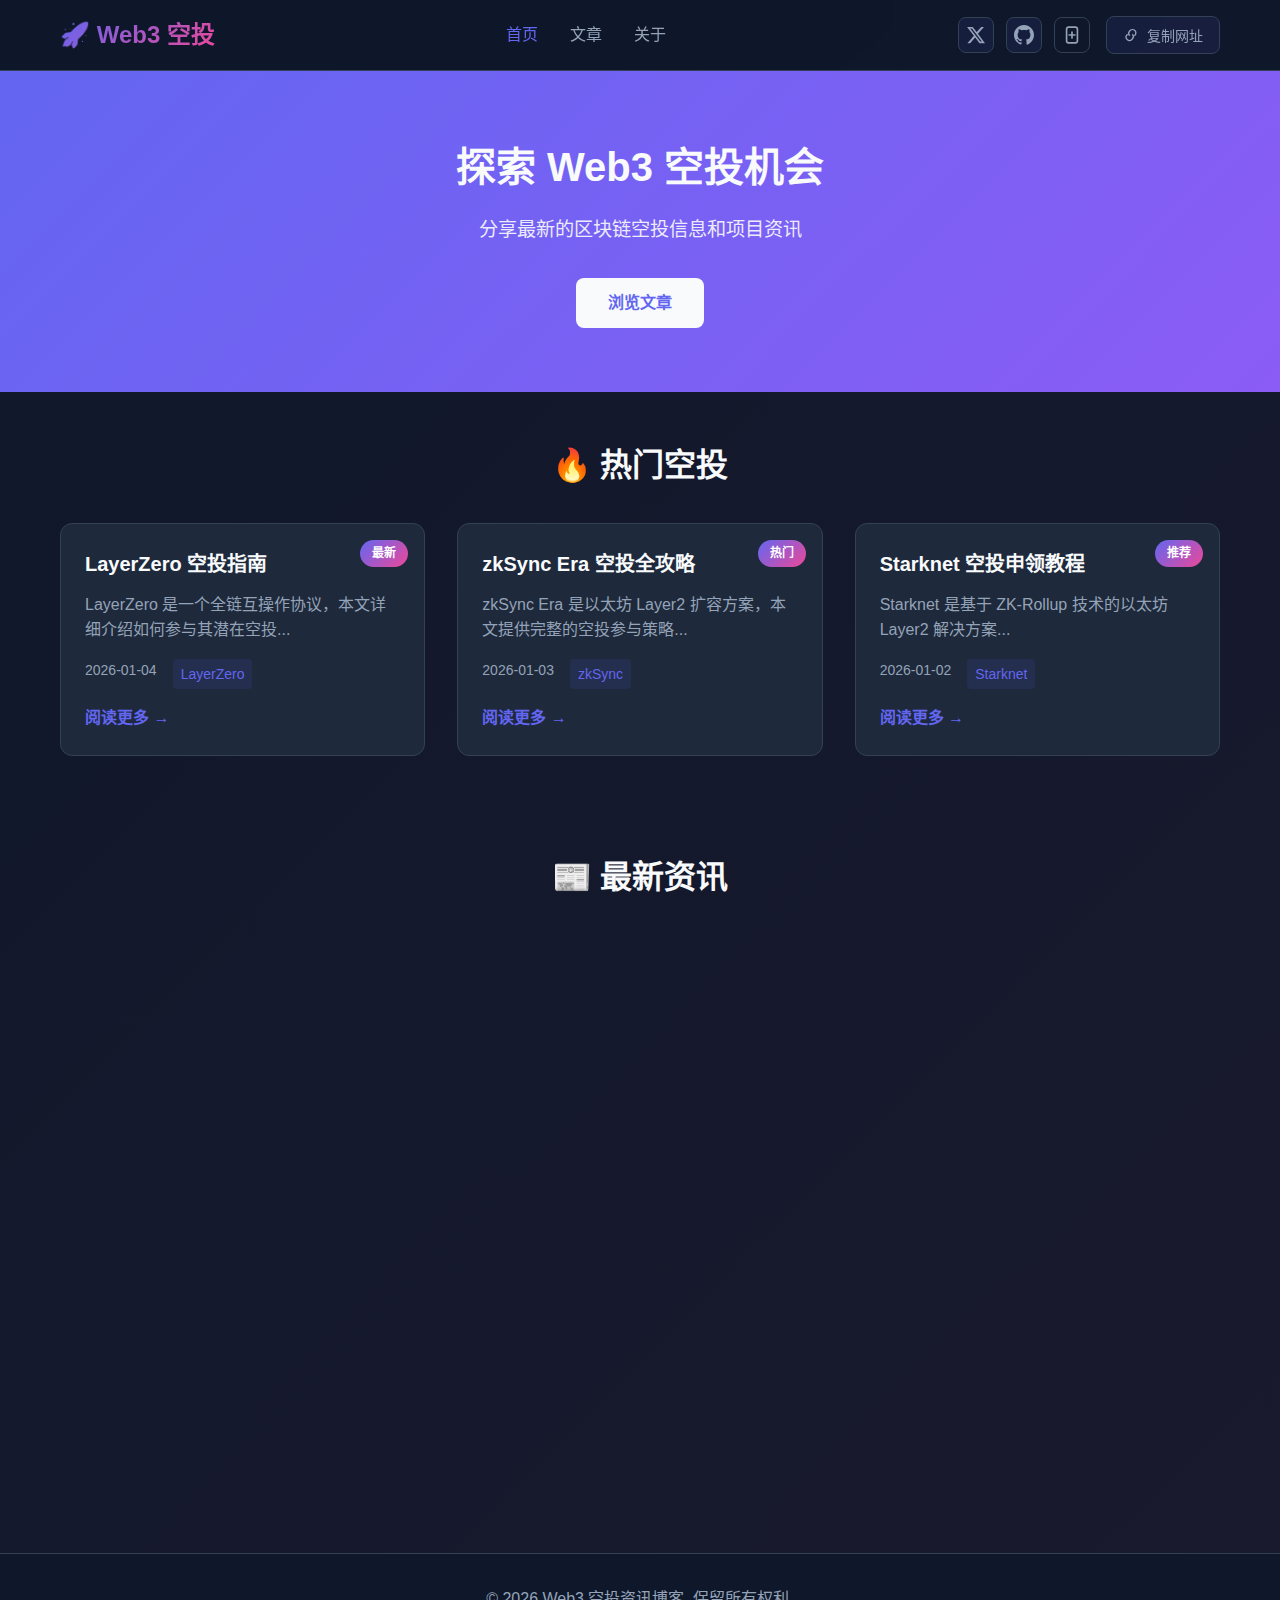
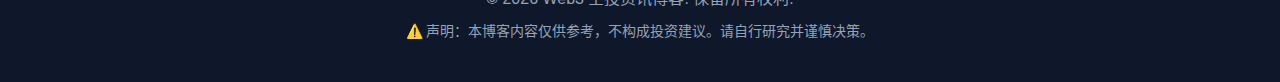
<file: index.html>
<!DOCTYPE html>
<html lang="zh-CN">
<head>
    <meta charset="UTF-8">
    <meta name="viewport" content="width=device-width, initial-scale=1.0">
    <meta name="description" content="Web3 空投资讯博客 - 分享最新的区块链空投机会和 Web3 项目资讯">
    <meta name="keywords" content="Web3, 空投, 区块链, Airdrop, 加密货币">
    <title>Web3 空投资讯博客</title>
    <link rel="stylesheet" href="styles.css">
</head>
<body>
    <!-- 导航栏 -->
    <nav class="navbar">
        <div class="container">
            <div class="nav-brand">
                <h1>🚀 Web3 空投</h1>
            </div>
            <ul class="nav-menu">
                <li><a href="index.html" class="active">首页</a></li>
                <li><a href="articles.html">文章</a></li>
                <li><a href="about.html">关于</a></li>
            </ul>
            <div class="social-bar">
                <div class="social-actions">
                    <a href="https://x.com/wuyingzhidao" target="_blank" class="social-link" title="关注 X">
                        <svg width="20" height="20" viewBox="0 0 24 24" aria-hidden="true" xmlns="http://www.w3.org/2000/svg">
                            <path d="M18.244 2.25h3.308l-7.227 8.26 8.502 11.24H16.17l-5.214-6.817L4.99 21.75H1.68l7.73-8.835L1.254 2.25H8.08l4.713 6.231zM17.083 19.77h1.833L7.084 4.126H5.117z" fill="currentColor"/>
                        </svg>
                    </a>
                    <a href="https://github.com/wuyingzhishang/web3-airdrop-blog" target="_blank" class="social-link" title="GitHub 仓库">
                        <svg width="20" height="20" viewBox="0 0 24 24" aria-hidden="true" xmlns="http://www.w3.org/2000/svg">
                            <path d="M12 0C5.37 0 0 5.37 0 12c0 5.3 3.44 9.8 8.21 11.39.6.11.82-.26.82-.58v-2.02c-3.34.73-4.03-1.41-4.03-1.41-.55-1.39-1.33-1.76-1.33-1.76-1.09-.75.08-.73.08-.73 1.2.08 1.84 1.24 1.84 1.24 1.07 1.83 2.81 1.3 3.49 1 .11-.78.42-1.3.76-1.6-2.66-.31-5.47-1.33-5.47-5.93 0-1.31.47-2.38 1.24-3.22-.12-.31-.54-1.53.12-3.18 0 0 1.01-.32 3.3 1.23.96-.27 1.98-.4 3-.41 1.02.01 2.05.14 3.01.41 2.29-1.55 3.3-1.23 3.3-1.23.65 1.65.24 2.87.12 3.18.77.84 1.23 1.91 1.23 3.22 0 4.61-2.81 5.62-5.49 5.92.43.37.82 1.1.82 2.22v3.29c0 .32.22.69.83.58C20.57 21.8 24 17.3 24 12 24 5.37 18.63 0 12 0z" fill="currentColor"/>
                        </svg>
                    </a>
                    <button id="addToHomeBtn" class="social-link add-to-home-btn" title="添加到主屏幕">
                        <svg width="20" height="20" viewBox="0 0 24 24" aria-hidden="true" xmlns="http://www.w3.org/2000/svg">
                            <path d="M8 1.5h8A3.5 3.5 0 0 1 19.5 5v14A3.5 3.5 0 0 1 16 22.5H8A3.5 3.5 0 0 1 4.5 19V5A3.5 3.5 0 0 1 8 1.5zm0 2A1.5 1.5 0 0 0 6.5 5v14A1.5 1.5 0 0 0 8 20.5h8A1.5 1.5 0 0 0 17.5 19V5A1.5 1.5 0 0 0 16 3.5H8z" fill="currentColor"/>
                            <path d="M12 7.5c.55 0 1 .45 1 1v2.5h2.5a1 1 0 1 1 0 2H13v2.5a1 1 0 1 1-2 0V13H8.5a1 1 0 1 1 0-2H11V8.5c0-.55.45-1 1-1z" fill="currentColor"/>
                        </svg>
                    </button>
                </div>
                <div class="share-center">
                    <button id="shareSiteBtn" class="share-btn" type="button" title="复制网址分享">
                        <svg width="16" height="16" viewBox="0 0 24 24" aria-hidden="true" xmlns="http://www.w3.org/2000/svg">
                            <path d="M10 13a5 5 0 0 1 0-7l.7-.7a5 5 0 0 1 7.1 7.1l-.7.7" fill="none" stroke="currentColor" stroke-width="2"/>
                            <path d="M14 11a5 5 0 0 1 0 7l-.7.7a5 5 0 0 1-7.1-7.1l.7-.7" fill="none" stroke="currentColor" stroke-width="2"/>
                        </svg>
                        复制网址
                    </button>
                </div>
            </div>
        </div>
    </nav>

    <!-- 头部横幅 -->
    <header class="hero">
        <div class="container">
            <h2 class="hero-title">探索 Web3 空投机会</h2>
            <p class="hero-subtitle">分享最新的区块链空投信息和项目资讯</p>
            <a href="articles.html" class="btn btn-primary">浏览文章</a>
        </div>
    </header>

    <!-- 特色文章 -->
    <section class="featured">
        <div class="container">
            <h2 class="section-title">🔥 热门空投</h2>
            <div class="article-grid">
                <article class="article-card">
                    <div class="article-badge">最新</div>
                    <h3 class="article-title">LayerZero 空投指南</h3>
                    <p class="article-excerpt">LayerZero 是一个全链互操作协议，本文详细介绍如何参与其潜在空投...</p>
                    <div class="article-meta">
                        <span class="article-date">2026-01-04</span>
                        <span class="article-tag">LayerZero</span>
                    </div>
                    <a href="article-layerzero.html" class="article-link">阅读更多 →</a>
                </article>

                <article class="article-card">
                    <div class="article-badge">热门</div>
                    <h3 class="article-title">zkSync Era 空投全攻略</h3>
                    <p class="article-excerpt">zkSync Era 是以太坊 Layer2 扩容方案，本文提供完整的空投参与策略...</p>
                    <div class="article-meta">
                        <span class="article-date">2026-01-03</span>
                        <span class="article-tag">zkSync</span>
                    </div>
                    <a href="article-zksync.html" class="article-link">阅读更多 →</a>
                </article>

                <article class="article-card">
                    <div class="article-badge">推荐</div>
                    <h3 class="article-title">Starknet 空投申领教程</h3>
                    <p class="article-excerpt">Starknet 是基于 ZK-Rollup 技术的以太坊 Layer2 解决方案...</p>
                    <div class="article-meta">
                        <span class="article-date">2026-01-02</span>
                        <span class="article-tag">Starknet</span>
                    </div>
                    <a href="article-starknet.html" class="article-link">阅读更多 →</a>
                </article>
            </div>
        </div>
    </section>

    <!-- 最新文章 -->
    <section class="latest">
        <div class="container">
            <h2 class="section-title">📰 最新资讯</h2>
            <div class="article-list">
                <article class="article-item">
                    <div class="article-item-content">
                        <h3 class="article-item-title">Base 链空投可能性分析</h3>
                        <p class="article-item-excerpt">Coinbase 推出的 Layer2 网络 Base 是否会有空投？本文深入分析...</p>
                        <div class="article-item-meta">
                            <span class="article-date">2026-01-01</span>
                            <span class="article-tag">Base</span>
                        </div>
                    </div>
                    <a href="article-base.html" class="article-item-link">阅读 →</a>
                </article>

                <article class="article-item">
                    <div class="article-item-content">
                        <h3 class="article-item-title">Arbitrum 生态空投项目汇总</h3>
                        <p class="article-item-excerpt">Arbitrum 生态中有哪些项目值得关注？本文整理了多个潜在空投机会...</p>
                        <div class="article-item-meta">
                            <span class="article-date">2025-12-31</span>
                            <span class="article-tag">Arbitrum</span>
                        </div>
                    </div>
                    <a href="article-arbitrum.html" class="article-item-link">阅读 →</a>
                </article>

                <article class="article-item">
                    <div class="article-item-content">
                        <h3 class="article-item-title">Optimism 空投回顾与展望</h3>
                        <p class="article-item-excerpt">回顾 Optimism 历史空投，展望未来可能的空投机会...</p>
                        <div class="article-item-meta">
                            <span class="article-date">2025-12-30</span>
                            <span class="article-tag">Optimism</span>
                        </div>
                    </div>
                    <a href="article-optimism.html" class="article-item-link">阅读 →</a>
                </article>
            </div>
        </div>
    </section>

    <!-- 页脚 -->
    <footer class="footer">
        <div class="container">
            <p>&copy; 2026 Web3 空投资讯博客. 保留所有权利.</p>
            <p class="footer-note">⚠️ 声明：本博客内容仅供参考，不构成投资建议。请自行研究并谨慎决策。</p>
        </div>
    </footer>

    <script src="script.js"></script>
</body>
</html>
</file>
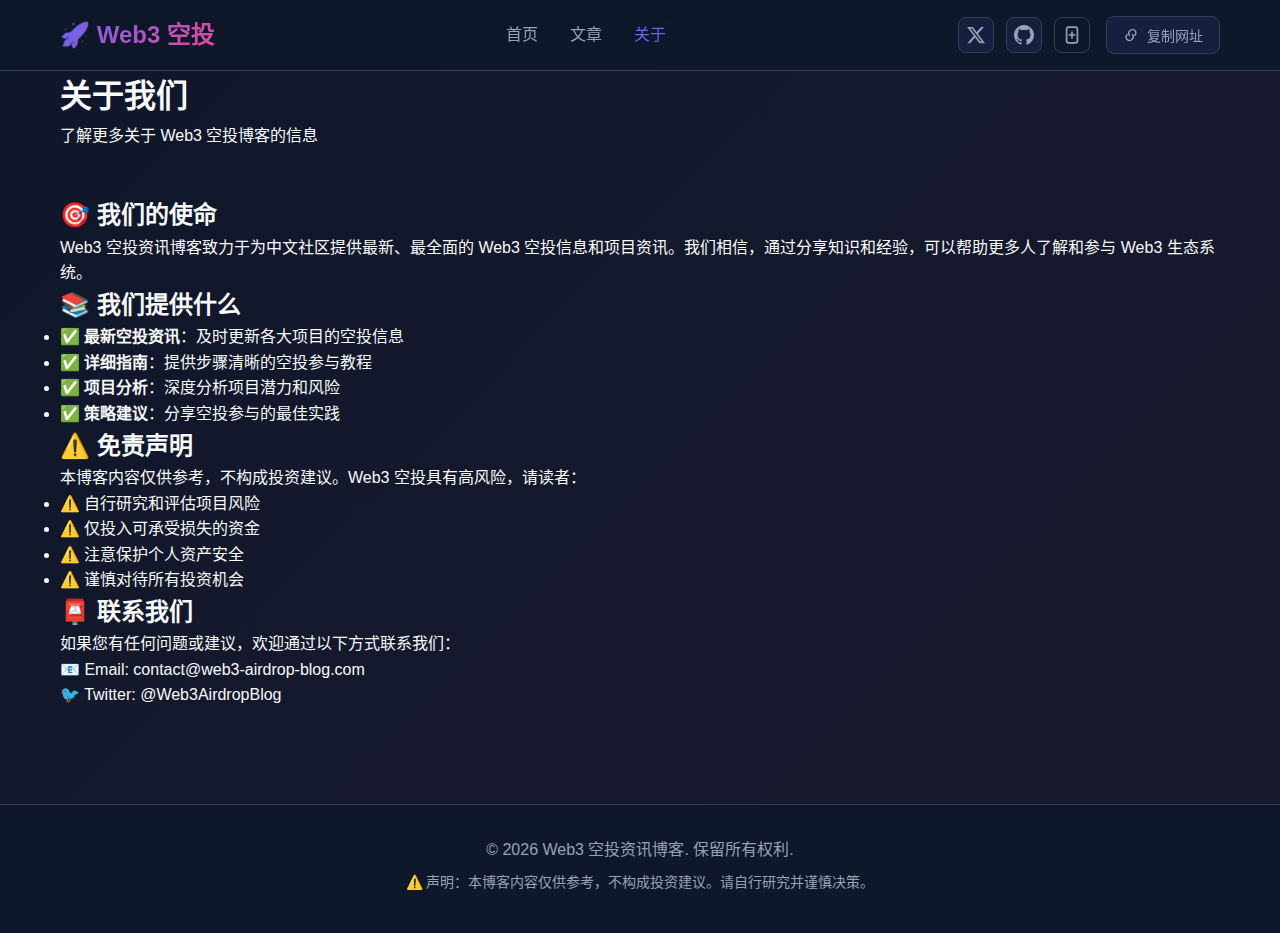
<file: about.html>
<!DOCTYPE html>
<html lang="zh-CN">
<head>
    <meta charset="UTF-8">
    <meta name="viewport" content="width=device-width, initial-scale=1.0">
    <meta name="description" content="关于 Web3 空投资讯博客">
    <title>关于我们 - Web3 空投</title>
    <link rel="stylesheet" href="styles.css">
</head>
<body>
    <!-- 导航栏 -->
    <nav class="navbar">
        <div class="container">
            <div class="nav-brand">
                <h1>🚀 Web3 空投</h1>
            </div>
            <ul class="nav-menu">
                <li><a href="index.html">首页</a></li>
                <li><a href="articles.html">文章</a></li>
                <li><a href="about.html" class="active">关于</a></li>
            </ul>
            <div class="social-bar">
                <div class="social-actions">
                    <a href="https://x.com/wuyingzhidao" target="_blank" class="social-link" title="关注 X">
                        <svg width="20" height="20" viewBox="0 0 24 24" aria-hidden="true" xmlns="http://www.w3.org/2000/svg">
                            <path d="M18.244 2.25h3.308l-7.227 8.26 8.502 11.24H16.17l-5.214-6.817L4.99 21.75H1.68l7.73-8.835L1.254 2.25H8.08l4.713 6.231zM17.083 19.77h1.833L7.084 4.126H5.117z" fill="currentColor"/>
                        </svg>
                    </a>
                    <a href="https://github.com/wuyingzhishang/wuyingzhishang.github.io" target="_blank" class="social-link" title="GitHub 仓库">
                        <svg width="20" height="20" viewBox="0 0 24 24" aria-hidden="true" xmlns="http://www.w3.org/2000/svg">
                            <path d="M12 0C5.37 0 0 5.37 0 12c0 5.3 3.44 9.8 8.21 11.39.6.11.82-.26.82-.58v-2.02c-3.34.73-4.03-1.41-4.03-1.41-.55-1.39-1.33-1.76-1.33-1.76-1.09-.75.08-.73.08-.73 1.2.08 1.84 1.24 1.84 1.24 1.07 1.83 2.81 1.3 3.49 1 .11-.78.42-1.3.76-1.6-2.66-.31-5.47-1.33-5.47-5.93 0-1.31.47-2.38 1.24-3.22-.12-.31-.54-1.53.12-3.18 0 0 1.01-.32 3.3 1.23.96-.27 1.98-.4 3-.41 1.02.01 2.05.14 3.01.41 2.29-1.55 3.3-1.23 3.3-1.23.65 1.65.24 2.87.12 3.18.77.84 1.23 1.91 1.23 3.22 0 4.61-2.81 5.62-5.49 5.92.43.37.82 1.1.82 2.22v3.29c0 .32.22.69.83.58C20.57 21.8 24 17.3 24 12 24 5.37 18.63 0 12 0z" fill="currentColor"/>
                        </svg>
                    </a>
                    <button id="addToHomeBtn" class="social-link add-to-home-btn" title="添加到主屏幕">
                        <svg width="20" height="20" viewBox="0 0 24 24" aria-hidden="true" xmlns="http://www.w3.org/2000/svg">
                            <path d="M8 1.5h8A3.5 3.5 0 0 1 19.5 5v14A3.5 3.5 0 0 1 16 22.5H8A3.5 3.5 0 0 1 4.5 19V5A3.5 3.5 0 0 1 8 1.5zm0 2A1.5 1.5 0 0 0 6.5 5v14A1.5 1.5 0 0 0 8 20.5h8A1.5 1.5 0 0 0 17.5 19V5A1.5 1.5 0 0 0 16 3.5H8z" fill="currentColor"/>
                            <path d="M12 7.5c.55 0 1 .45 1 1v2.5h2.5a1 1 0 1 1 0 2H13v2.5a1 1 0 1 1-2 0V13H8.5a1 1 0 1 1 0-2H11V8.5c0-.55.45-1 1-1z" fill="currentColor"/>
                        </svg>
                    </button>
                </div>
                <div class="share-center">
                    <button id="shareSiteBtn" class="share-btn" type="button" title="复制网址分享">
                        <svg width="16" height="16" viewBox="0 0 24 24" aria-hidden="true" xmlns="http://www.w3.org/2000/svg">
                            <path d="M10 13a5 5 0 0 1 0-7l.7-.7a5 5 0 0 1 7.1 7.1l-.7.7" fill="none" stroke="currentColor" stroke-width="2"/>
                            <path d="M14 11a5 5 0 0 1 0 7l-.7.7a5 5 0 0 1-7.1-7.1l.7-.7" fill="none" stroke="currentColor" stroke-width="2"/>
                        </svg>
                        复制网址
                    </button>
                </div>
            </div>
        </div>
    </nav>

    <!-- 页面标题 -->
    <header class="page-header">
        <div class="container">
            <h1>关于我们</h1>
            <p>了解更多关于 Web3 空投博客的信息</p>
        </div>
    </header>

    <!-- 关于内容 -->
    <section class="about-section">
        <div class="container">
            <div class="about-content">
                <h2>🎯 我们的使命</h2>
                <p>Web3 空投资讯博客致力于为中文社区提供最新、最全面的 Web3 空投信息和项目资讯。我们相信，通过分享知识和经验，可以帮助更多人了解和参与 Web3 生态系统。</p>

                <h2>📚 我们提供什么</h2>
                <ul class="feature-list">
                    <li>✅ <strong>最新空投资讯</strong>：及时更新各大项目的空投信息</li>
                    <li>✅ <strong>详细指南</strong>：提供步骤清晰的空投参与教程</li>
                    <li>✅ <strong>项目分析</strong>：深度分析项目潜力和风险</li>
                    <li>✅ <strong>策略建议</strong>：分享空投参与的最佳实践</li>
                </ul>

                <h2>⚠️ 免责声明</h2>
                <p>本博客内容仅供参考，不构成投资建议。Web3 空投具有高风险，请读者：</p>
                <ul class="warning-list">
                    <li>⚠️ 自行研究和评估项目风险</li>
                    <li>⚠️ 仅投入可承受损失的资金</li>
                    <li>⚠️ 注意保护个人资产安全</li>
                    <li>⚠️ 谨慎对待所有投资机会</li>
                </ul>

                <h2>📮 联系我们</h2>
                <p>如果您有任何问题或建议，欢迎通过以下方式联系我们：</p>
                <p>📧 Email: contact@web3-airdrop-blog.com</p>
                <p>🐦 Twitter: @Web3AirdropBlog</p>
            </div>
        </div>
    </section>

    <!-- 页脚 -->
    <footer class="footer">
        <div class="container">
            <p>&copy; 2026 Web3 空投资讯博客. 保留所有权利.</p>
            <p class="footer-note">⚠️ 声明：本博客内容仅供参考，不构成投资建议。请自行研究并谨慎决策。</p>
        </div>
    </footer>

    <script src="script.js"></script>
</body>
</html>
</file>
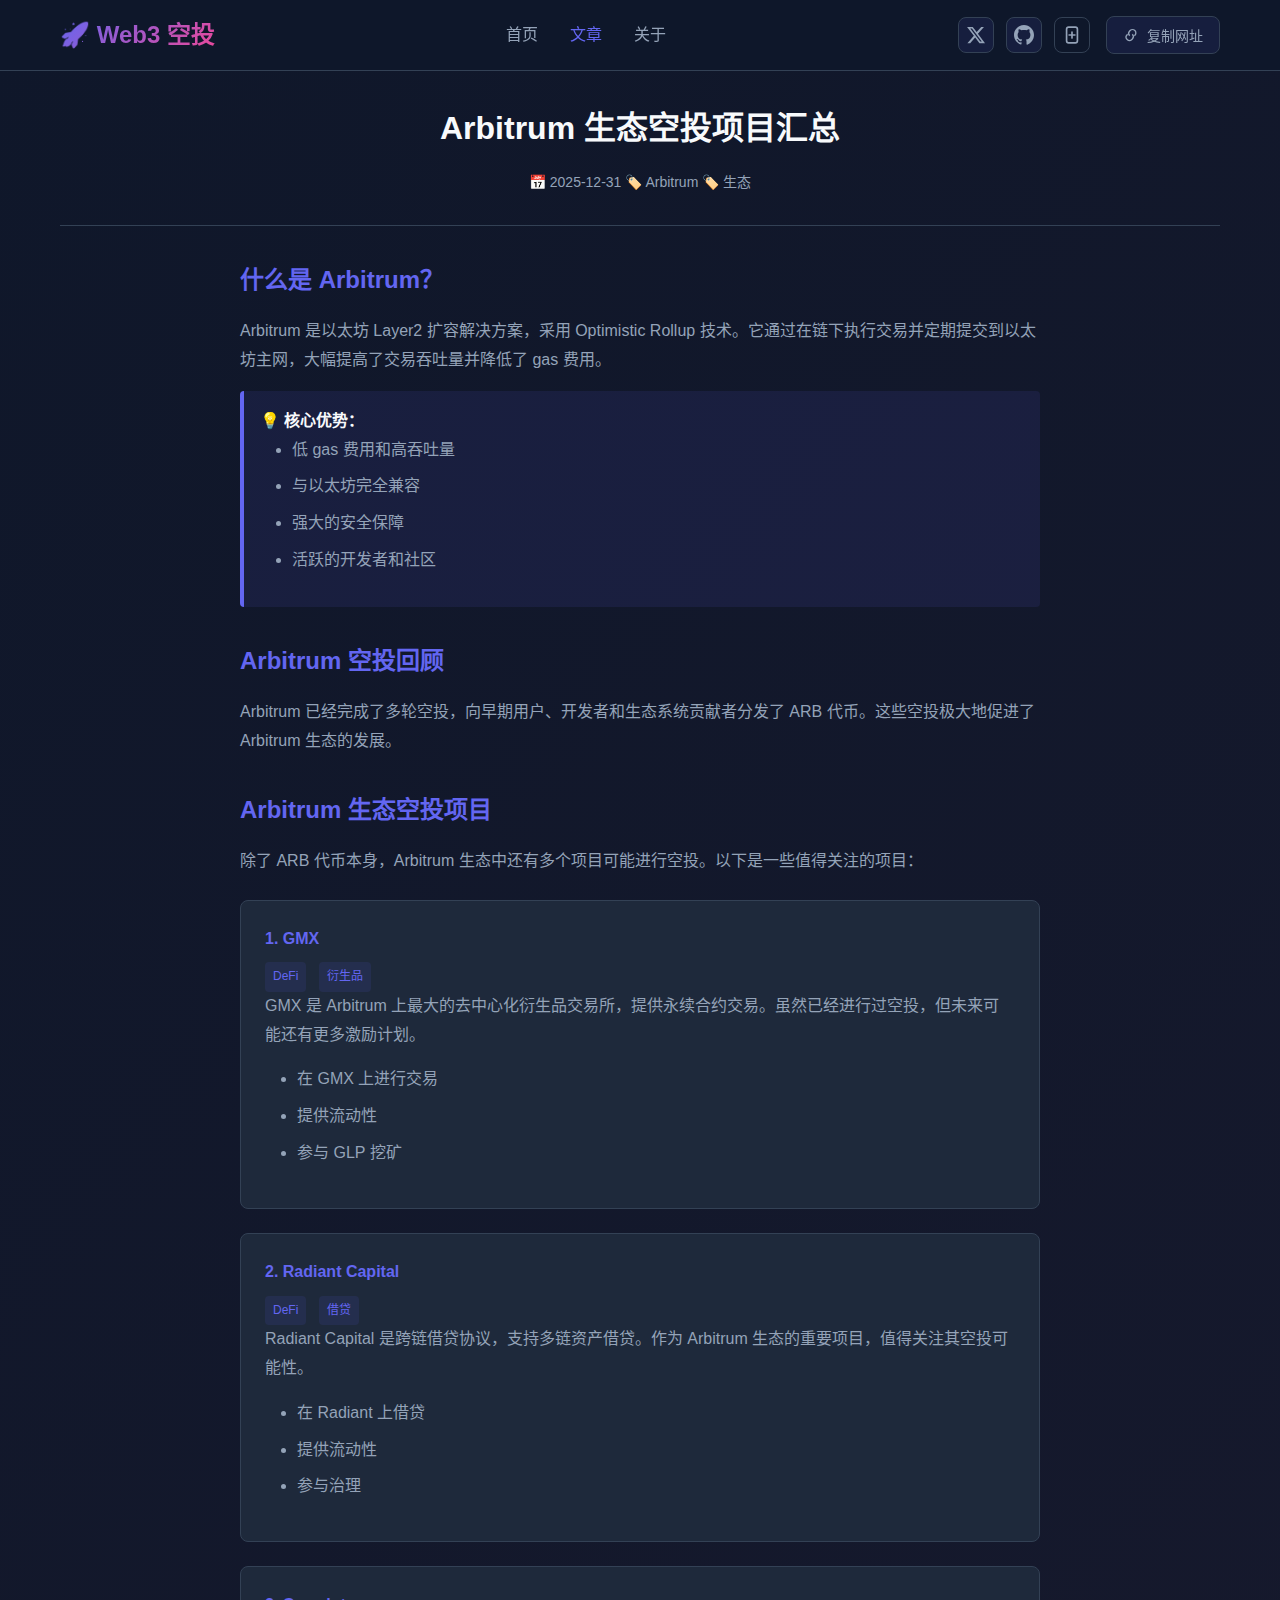
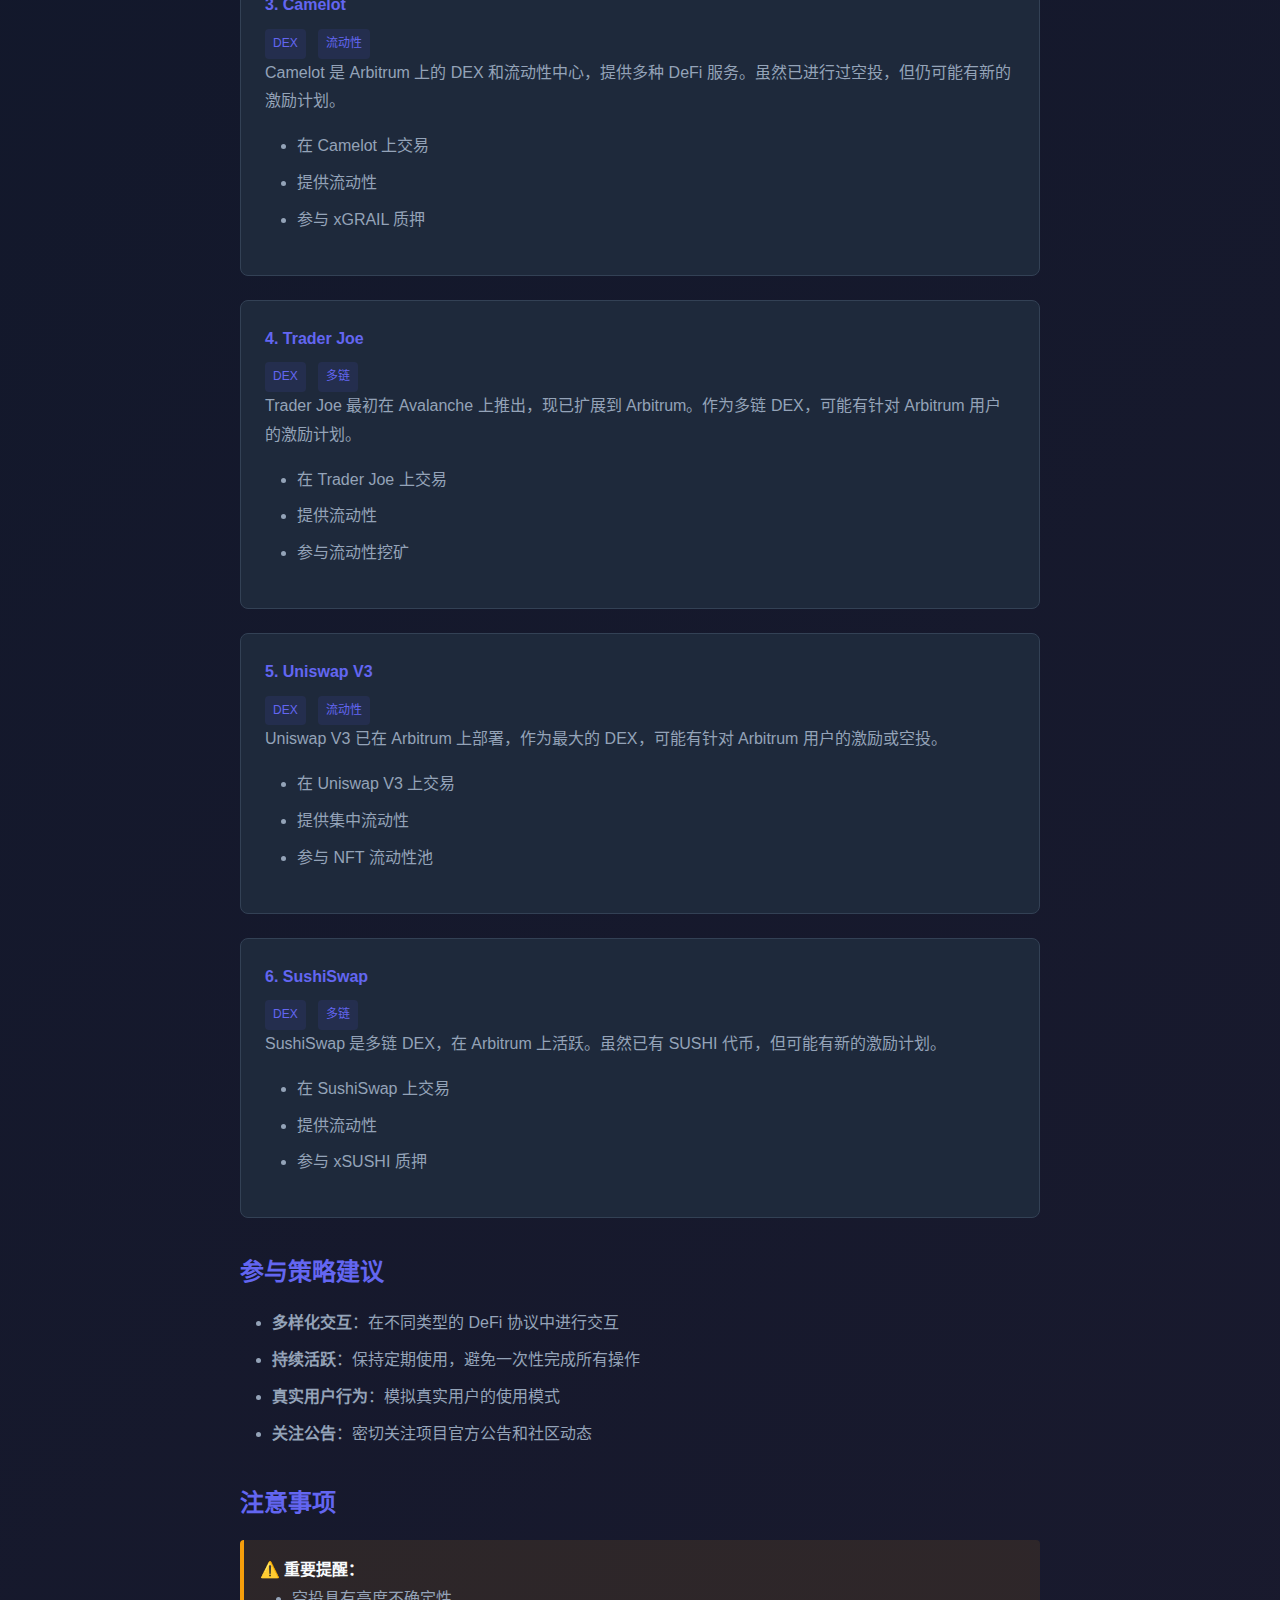
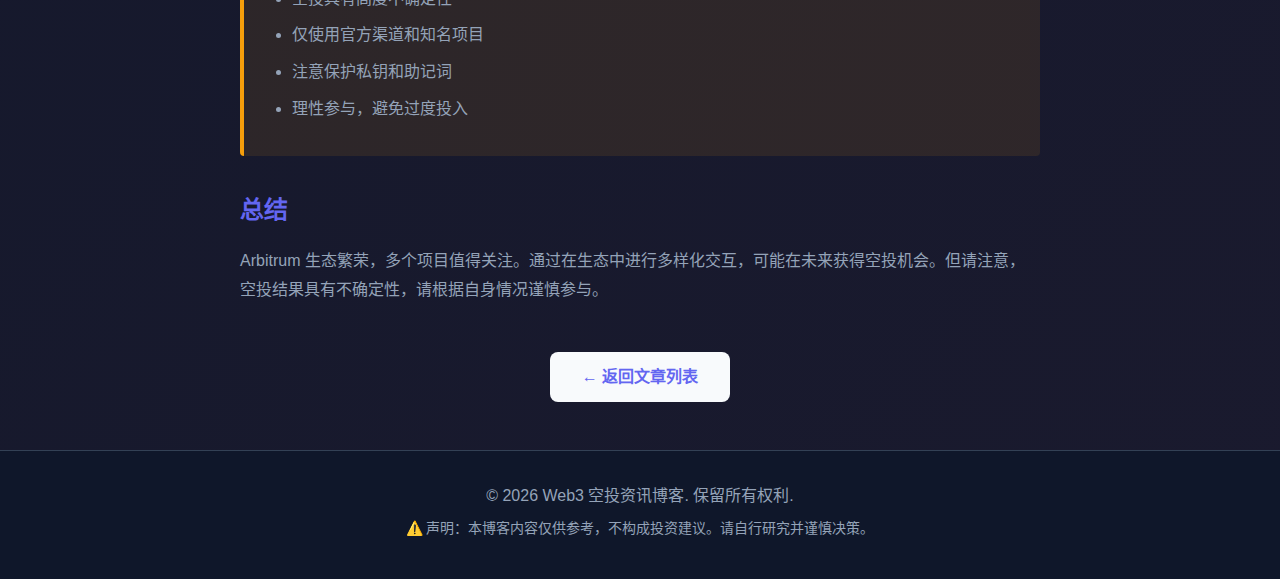
<file: article-arbitrum.html>
<!DOCTYPE html>
<html lang="zh-CN">
<head>
    <meta charset="UTF-8">
    <meta name="viewport" content="width=device-width, initial-scale=1.0">
    <meta name="description" content="Arbitrum 生态空投项目汇总 - 整理 Arbitrum 生态中的潜在空投机会">
    <title>Arbitrum 生态空投项目汇总 - Web3 空投</title>
    <link rel="stylesheet" href="styles.css">
    <style>
        .article-content {
            max-width: 800px;
            margin: 0 auto;
            line-height: 1.8;
        }
        
        .article-content h2 {
            margin-top: 2rem;
            margin-bottom: 1rem;
            color: var(--primary-color);
        }
        
        .article-content h3 {
            margin-top: 1.5rem;
            margin-bottom: 0.75rem;
            color: var(--text-primary);
        }
        
        .article-content p {
            margin-bottom: 1rem;
            color: var(--text-secondary);
        }
        
        .article-content ul {
            margin-bottom: 1rem;
            padding-left: 2rem;
            color: var(--text-secondary);
        }
        
        .article-content li {
            margin-bottom: 0.5rem;
        }
        
        .article-content .warning-box {
            background: rgba(245, 158, 11, 0.1);
            border-left: 4px solid var(--warning-color);
            padding: 1rem;
            margin: 1rem 0;
            border-radius: 4px;
        }
        
        .article-content .info-box {
            background: rgba(99, 102, 241, 0.1);
            border-left: 4px solid var(--primary-color);
            padding: 1rem;
            margin: 1rem 0;
            border-radius: 4px;
        }
        
        .project-card {
            background: var(--light-bg);
            border: 1px solid var(--border-color);
            border-radius: 8px;
            padding: 1.5rem;
            margin: 1.5rem 0;
        }
        
        .project-card h4 {
            color: var(--primary-color);
            margin-bottom: 0.5rem;
        }
        
        .project-card .project-tag {
            display: inline-block;
            background: rgba(99, 102, 241, 0.1);
            color: var(--primary-color);
            padding: 0.25rem 0.5rem;
            border-radius: 4px;
            font-size: 0.75rem;
            margin-right: 0.5rem;
        }
        
        .article-meta-header {
            text-align: center;
            padding: 2rem 0;
            border-bottom: 1px solid var(--border-color);
            margin-bottom: 2rem;
        }
        
        .article-meta-header h1 {
            font-size: 2rem;
            margin-bottom: 1rem;
        }
        
        .article-meta-header .meta {
            color: var(--text-secondary);
            font-size: 0.875rem;
        }
        
        .back-link {
            text-align: center;
            margin-top: 3rem;
        }
    </style>
</head>
<body>
    <!-- 导航栏 -->
    <nav class="navbar">
        <div class="container">
            <div class="nav-brand">
                <h1>🚀 Web3 空投</h1>
            </div>
            <ul class="nav-menu">
                <li><a href="index.html">首页</a></li>
                <li><a href="articles.html" class="active">文章</a></li>
                <li><a href="about.html">关于</a></li>
            </ul>
            <div class="social-bar">
                <div class="social-actions">
                    <a href="https://x.com/wuyingzhidao" target="_blank" class="social-link" title="关注 X">
                        <svg width="20" height="20" viewBox="0 0 24 24" aria-hidden="true" xmlns="http://www.w3.org/2000/svg">
                            <path d="M18.244 2.25h3.308l-7.227 8.26 8.502 11.24H16.17l-5.214-6.817L4.99 21.75H1.68l7.73-8.835L1.254 2.25H8.08l4.713 6.231zM17.083 19.77h1.833L7.084 4.126H5.117z" fill="currentColor"/>
                        </svg>
                    </a>
                    <a href="https://github.com/wuyingzhishang/wuyingzhishang.github.io" target="_blank" class="social-link" title="GitHub 仓库">
                        <svg width="20" height="20" viewBox="0 0 24 24" aria-hidden="true" xmlns="http://www.w3.org/2000/svg">
                            <path d="M12 0C5.37 0 0 5.37 0 12c0 5.3 3.44 9.8 8.21 11.39.6.11.82-.26.82-.58v-2.02c-3.34.73-4.03-1.41-4.03-1.41-.55-1.39-1.33-1.76-1.33-1.76-1.09-.75.08-.73.08-.73 1.2.08 1.84 1.24 1.84 1.24 1.07 1.83 2.81 1.3 3.49 1 .11-.78.42-1.3.76-1.6-2.66-.31-5.47-1.33-5.47-5.93 0-1.31.47-2.38 1.24-3.22-.12-.31-.54-1.53.12-3.18 0 0 1.01-.32 3.3 1.23.96-.27 1.98-.4 3-.41 1.02.01 2.05.14 3.01.41 2.29-1.55 3.3-1.23 3.3-1.23.65 1.65.24 2.87.12 3.18.77.84 1.23 1.91 1.23 3.22 0 4.61-2.81 5.62-5.49 5.92.43.37.82 1.1.82 2.22v3.29c0 .32.22.69.83.58C20.57 21.8 24 17.3 24 12 24 5.37 18.63 0 12 0z" fill="currentColor"/>
                        </svg>
                    </a>
                    <button id="addToHomeBtn" class="social-link add-to-home-btn" title="添加到主屏幕">
                        <svg width="20" height="20" viewBox="0 0 24 24" aria-hidden="true" xmlns="http://www.w3.org/2000/svg">
                            <path d="M8 1.5h8A3.5 3.5 0 0 1 19.5 5v14A3.5 3.5 0 0 1 16 22.5H8A3.5 3.5 0 0 1 4.5 19V5A3.5 3.5 0 0 1 8 1.5zm0 2A1.5 1.5 0 0 0 6.5 5v14A1.5 1.5 0 0 0 8 20.5h8A1.5 1.5 0 0 0 17.5 19V5A1.5 1.5 0 0 0 16 3.5H8z" fill="currentColor"/>
                            <path d="M12 7.5c.55 0 1 .45 1 1v2.5h2.5a1 1 0 1 1 0 2H13v2.5a1 1 0 1 1-2 0V13H8.5a1 1 0 1 1 0-2H11V8.5c0-.55.45-1 1-1z" fill="currentColor"/>
                        </svg>
                    </button>
                </div>
                <div class="share-center">
                    <button id="shareSiteBtn" class="share-btn" type="button" title="复制网址分享">
                        <svg width="16" height="16" viewBox="0 0 24 24" aria-hidden="true" xmlns="http://www.w3.org/2000/svg">
                            <path d="M10 13a5 5 0 0 1 0-7l.7-.7a5 5 0 0 1 7.1 7.1l-.7.7" fill="none" stroke="currentColor" stroke-width="2"/>
                            <path d="M14 11a5 5 0 0 1 0 7l-.7.7a5 5 0 0 1-7.1-7.1l.7-.7" fill="none" stroke="currentColor" stroke-width="2"/>
                        </svg>
                        复制网址
                    </button>
                </div>
            </div>
        </div>
    </nav>

    <!-- 文章内容 -->
    <article class="article-page">
        <div class="container">
            <div class="article-meta-header">
                <h1>Arbitrum 生态空投项目汇总</h1>
                <div class="meta">
                    <span>📅 2025-12-31</span>
                    <span>🏷️ Arbitrum</span>
                    <span>🏷️ 生态</span>
                </div>
            </div>
            
            <div class="article-content">
                <h2>什么是 Arbitrum？</h2>
                <p>Arbitrum 是以太坊 Layer2 扩容解决方案，采用 Optimistic Rollup 技术。它通过在链下执行交易并定期提交到以太坊主网，大幅提高了交易吞吐量并降低了 gas 费用。</p>
                
                <div class="info-box">
                    <strong>💡 核心优势：</strong>
                    <ul>
                        <li>低 gas 费用和高吞吐量</li>
                        <li>与以太坊完全兼容</li>
                        <li>强大的安全保障</li>
                        <li>活跃的开发者和社区</li>
                    </ul>
                </div>
                
                <h2>Arbitrum 空投回顾</h2>
                <p>Arbitrum 已经完成了多轮空投，向早期用户、开发者和生态系统贡献者分发了 ARB 代币。这些空投极大地促进了 Arbitrum 生态的发展。</p>
                
                <h2>Arbitrum 生态空投项目</h2>
                <p>除了 ARB 代币本身，Arbitrum 生态中还有多个项目可能进行空投。以下是一些值得关注的项目：</p>
                
                <div class="project-card">
                    <h4>1. GMX</h4>
                    <span class="project-tag">DeFi</span>
                    <span class="project-tag">衍生品</span>
                    <p>GMX 是 Arbitrum 上最大的去中心化衍生品交易所，提供永续合约交易。虽然已经进行过空投，但未来可能还有更多激励计划。</p>
                    <ul>
                        <li>在 GMX 上进行交易</li>
                        <li>提供流动性</li>
                        <li>参与 GLP 挖矿</li>
                    </ul>
                </div>
                
                <div class="project-card">
                    <h4>2. Radiant Capital</h4>
                    <span class="project-tag">DeFi</span>
                    <span class="project-tag">借贷</span>
                    <p>Radiant Capital 是跨链借贷协议，支持多链资产借贷。作为 Arbitrum 生态的重要项目，值得关注其空投可能性。</p>
                    <ul>
                        <li>在 Radiant 上借贷</li>
                        <li>提供流动性</li>
                        <li>参与治理</li>
                    </ul>
                </div>
                
                <div class="project-card">
                    <h4>3. Camelot</h4>
                    <span class="project-tag">DEX</span>
                    <span class="project-tag">流动性</span>
                    <p>Camelot 是 Arbitrum 上的 DEX 和流动性中心，提供多种 DeFi 服务。虽然已进行过空投，但仍可能有新的激励计划。</p>
                    <ul>
                        <li>在 Camelot 上交易</li>
                        <li>提供流动性</li>
                        <li>参与 xGRAIL 质押</li>
                    </ul>
                </div>
                
                <div class="project-card">
                    <h4>4. Trader Joe</h4>
                    <span class="project-tag">DEX</span>
                    <span class="project-tag">多链</span>
                    <p>Trader Joe 最初在 Avalanche 上推出，现已扩展到 Arbitrum。作为多链 DEX，可能有针对 Arbitrum 用户的激励计划。</p>
                    <ul>
                        <li>在 Trader Joe 上交易</li>
                        <li>提供流动性</li>
                        <li>参与流动性挖矿</li>
                    </ul>
                </div>
                
                <div class="project-card">
                    <h4>5. Uniswap V3</h4>
                    <span class="project-tag">DEX</span>
                    <span class="project-tag">流动性</span>
                    <p>Uniswap V3 已在 Arbitrum 上部署，作为最大的 DEX，可能有针对 Arbitrum 用户的激励或空投。</p>
                    <ul>
                        <li>在 Uniswap V3 上交易</li>
                        <li>提供集中流动性</li>
                        <li>参与 NFT 流动性池</li>
                    </ul>
                </div>
                
                <div class="project-card">
                    <h4>6. SushiSwap</h4>
                    <span class="project-tag">DEX</span>
                    <span class="project-tag">多链</span>
                    <p>SushiSwap 是多链 DEX，在 Arbitrum 上活跃。虽然已有 SUSHI 代币，但可能有新的激励计划。</p>
                    <ul>
                        <li>在 SushiSwap 上交易</li>
                        <li>提供流动性</li>
                        <li>参与 xSUSHI 质押</li>
                    </ul>
                </div>
                
                <h2>参与策略建议</h2>
                <ul>
                    <li><strong>多样化交互</strong>：在不同类型的 DeFi 协议中进行交互</li>
                    <li><strong>持续活跃</strong>：保持定期使用，避免一次性完成所有操作</li>
                    <li><strong>真实用户行为</strong>：模拟真实用户的使用模式</li>
                    <li><strong>关注公告</strong>：密切关注项目官方公告和社区动态</li>
                </ul>
                
                <h2>注意事项</h2>
                <div class="warning-box">
                    <strong>⚠️ 重要提醒：</strong>
                    <ul>
                        <li>空投具有高度不确定性</li>
                        <li>仅使用官方渠道和知名项目</li>
                        <li>注意保护私钥和助记词</li>
                        <li>理性参与，避免过度投入</li>
                    </ul>
                </div>
                
                <h2>总结</h2>
                <p>Arbitrum 生态繁荣，多个项目值得关注。通过在生态中进行多样化交互，可能在未来获得空投机会。但请注意，空投结果具有不确定性，请根据自身情况谨慎参与。</p>
            </div>
            
            <div class="back-link">
                <a href="articles.html" class="btn btn-primary">← 返回文章列表</a>
            </div>
        </div>
    </article>

    <!-- 页脚 -->
    <footer class="footer">
        <div class="container">
            <p>&copy; 2026 Web3 空投资讯博客. 保留所有权利.</p>
            <p class="footer-note">⚠️ 声明：本博客内容仅供参考，不构成投资建议。请自行研究并谨慎决策。</p>
        </div>
    </footer>

    <script src="script.js"></script>
</body>
</html>
</file>
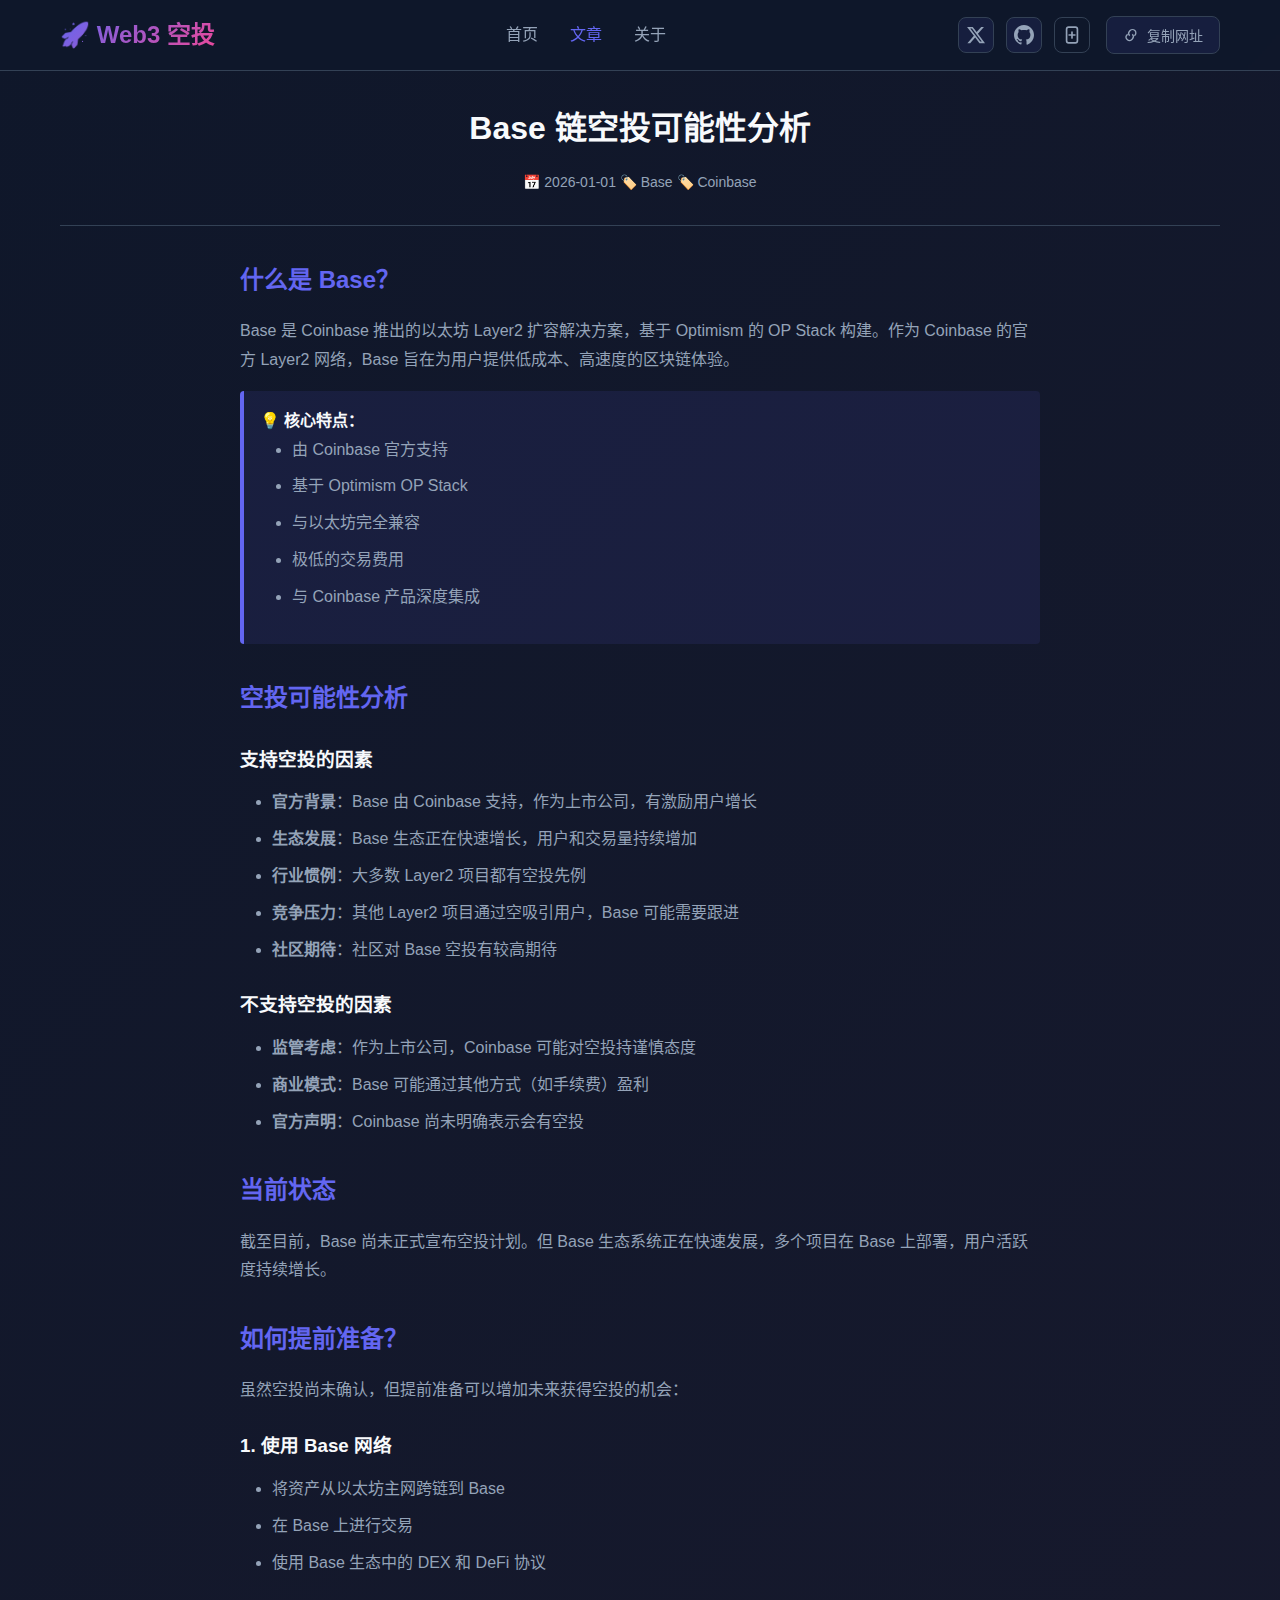
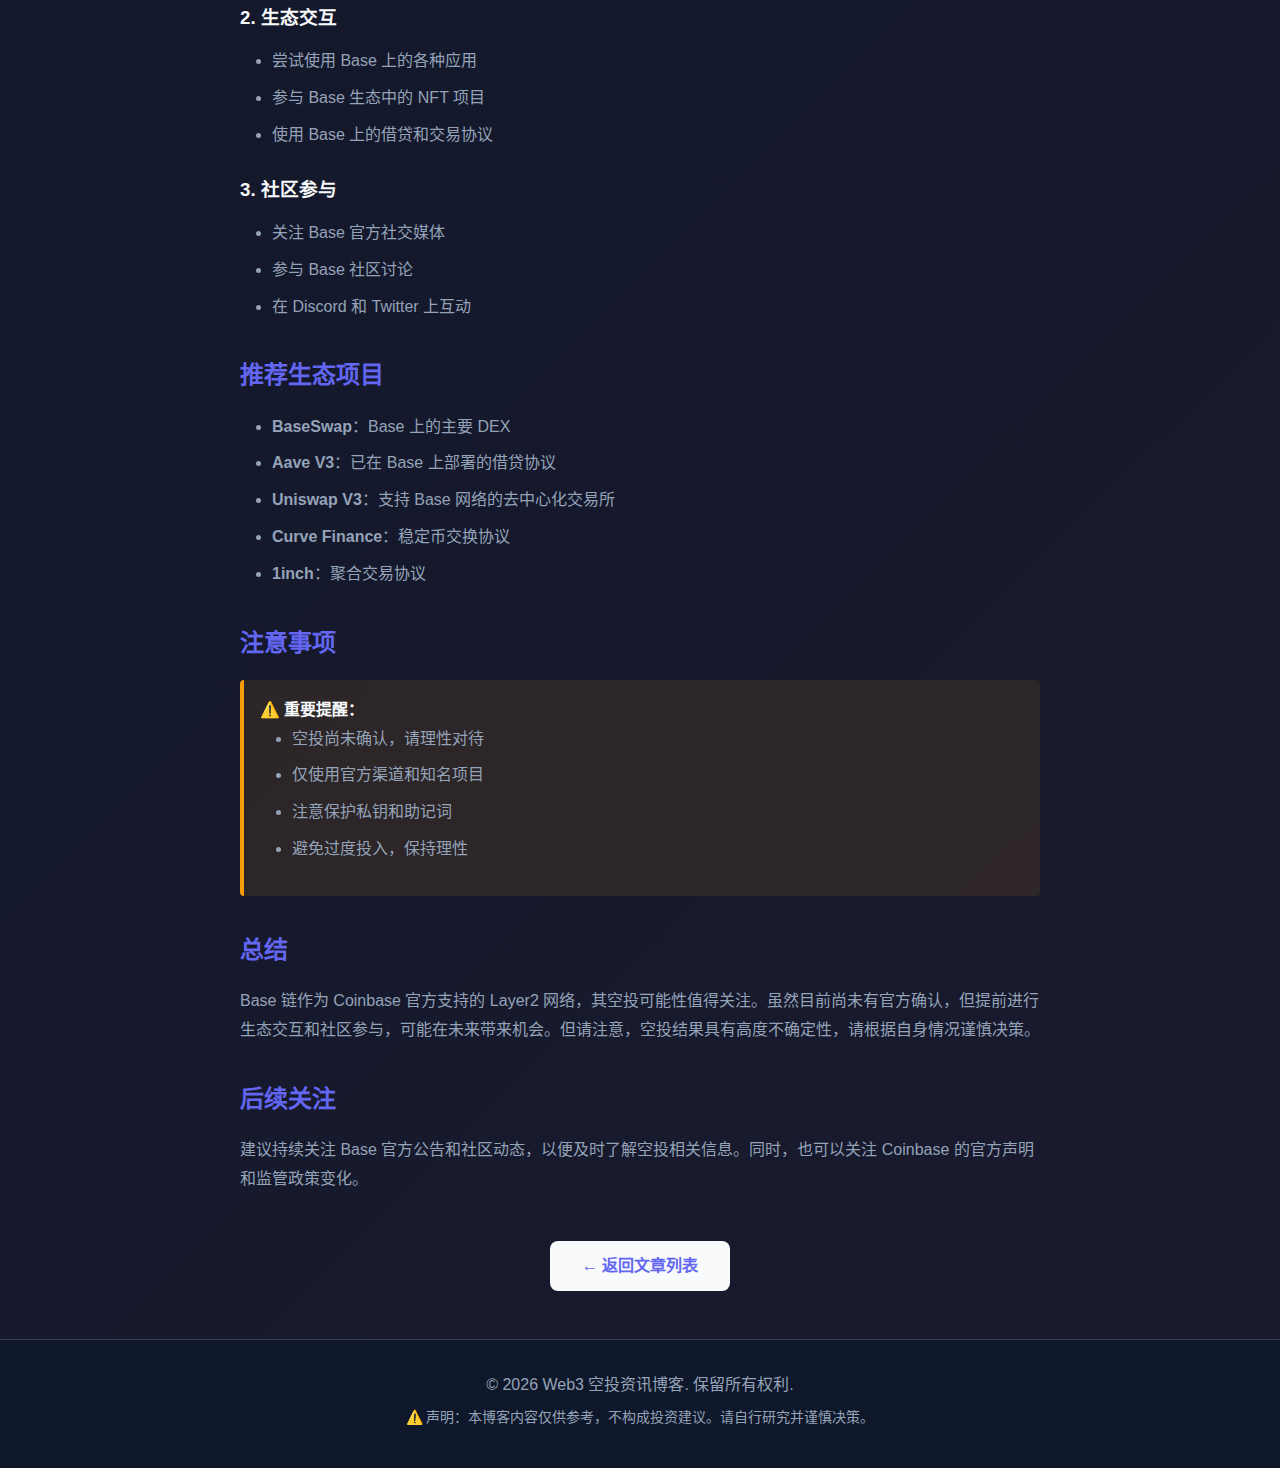
<file: article-base.html>
<!DOCTYPE html>
<html lang="zh-CN">
<head>
    <meta charset="UTF-8">
    <meta name="viewport" content="width=device-width, initial-scale=1.0">
    <meta name="description" content="Base 链空投可能性分析 - 深入分析 Base 链的空投潜力">
    <title>Base 链空投可能性分析 - Web3 空投</title>
    <link rel="stylesheet" href="styles.css">
    <style>
        .article-content {
            max-width: 800px;
            margin: 0 auto;
            line-height: 1.8;
        }
        
        .article-content h2 {
            margin-top: 2rem;
            margin-bottom: 1rem;
            color: var(--primary-color);
        }
        
        .article-content h3 {
            margin-top: 1.5rem;
            margin-bottom: 0.75rem;
            color: var(--text-primary);
        }
        
        .article-content p {
            margin-bottom: 1rem;
            color: var(--text-secondary);
        }
        
        .article-content ul {
            margin-bottom: 1rem;
            padding-left: 2rem;
            color: var(--text-secondary);
        }
        
        .article-content li {
            margin-bottom: 0.5rem;
        }
        
        .article-content .warning-box {
            background: rgba(245, 158, 11, 0.1);
            border-left: 4px solid var(--warning-color);
            padding: 1rem;
            margin: 1rem 0;
            border-radius: 4px;
        }
        
        .article-content .info-box {
            background: rgba(99, 102, 241, 0.1);
            border-left: 4px solid var(--primary-color);
            padding: 1rem;
            margin: 1rem 0;
            border-radius: 4px;
        }
        
        .article-meta-header {
            text-align: center;
            padding: 2rem 0;
            border-bottom: 1px solid var(--border-color);
            margin-bottom: 2rem;
        }
        
        .article-meta-header h1 {
            font-size: 2rem;
            margin-bottom: 1rem;
        }
        
        .article-meta-header .meta {
            color: var(--text-secondary);
            font-size: 0.875rem;
        }
        
        .back-link {
            text-align: center;
            margin-top: 3rem;
        }
    </style>
</head>
<body>
    <!-- 导航栏 -->
    <nav class="navbar">
        <div class="container">
            <div class="nav-brand">
                <h1>🚀 Web3 空投</h1>
            </div>
            <ul class="nav-menu">
                <li><a href="index.html">首页</a></li>
                <li><a href="articles.html" class="active">文章</a></li>
                <li><a href="about.html">关于</a></li>
            </ul>
            <div class="social-bar">
                <div class="social-actions">
                    <a href="https://x.com/wuyingzhidao" target="_blank" class="social-link" title="关注 X">
                        <svg width="20" height="20" viewBox="0 0 24 24" aria-hidden="true" xmlns="http://www.w3.org/2000/svg">
                            <path d="M18.244 2.25h3.308l-7.227 8.26 8.502 11.24H16.17l-5.214-6.817L4.99 21.75H1.68l7.73-8.835L1.254 2.25H8.08l4.713 6.231zM17.083 19.77h1.833L7.084 4.126H5.117z" fill="currentColor"/>
                        </svg>
                    </a>
                    <a href="https://github.com/wuyingzhishang/wuyingzhishang.github.io" target="_blank" class="social-link" title="GitHub 仓库">
                        <svg width="20" height="20" viewBox="0 0 24 24" aria-hidden="true" xmlns="http://www.w3.org/2000/svg">
                            <path d="M12 0C5.37 0 0 5.37 0 12c0 5.3 3.44 9.8 8.21 11.39.6.11.82-.26.82-.58v-2.02c-3.34.73-4.03-1.41-4.03-1.41-.55-1.39-1.33-1.76-1.33-1.76-1.09-.75.08-.73.08-.73 1.2.08 1.84 1.24 1.84 1.24 1.07 1.83 2.81 1.3 3.49 1 .11-.78.42-1.3.76-1.6-2.66-.31-5.47-1.33-5.47-5.93 0-1.31.47-2.38 1.24-3.22-.12-.31-.54-1.53.12-3.18 0 0 1.01-.32 3.3 1.23.96-.27 1.98-.4 3-.41 1.02.01 2.05.14 3.01.41 2.29-1.55 3.3-1.23 3.3-1.23.65 1.65.24 2.87.12 3.18.77.84 1.23 1.91 1.23 3.22 0 4.61-2.81 5.62-5.49 5.92.43.37.82 1.1.82 2.22v3.29c0 .32.22.69.83.58C20.57 21.8 24 17.3 24 12 24 5.37 18.63 0 12 0z" fill="currentColor"/>
                        </svg>
                    </a>
                    <button id="addToHomeBtn" class="social-link add-to-home-btn" title="添加到主屏幕">
                        <svg width="20" height="20" viewBox="0 0 24 24" aria-hidden="true" xmlns="http://www.w3.org/2000/svg">
                            <path d="M8 1.5h8A3.5 3.5 0 0 1 19.5 5v14A3.5 3.5 0 0 1 16 22.5H8A3.5 3.5 0 0 1 4.5 19V5A3.5 3.5 0 0 1 8 1.5zm0 2A1.5 1.5 0 0 0 6.5 5v14A1.5 1.5 0 0 0 8 20.5h8A1.5 1.5 0 0 0 17.5 19V5A1.5 1.5 0 0 0 16 3.5H8z" fill="currentColor"/>
                            <path d="M12 7.5c.55 0 1 .45 1 1v2.5h2.5a1 1 0 1 1 0 2H13v2.5a1 1 0 1 1-2 0V13H8.5a1 1 0 1 1 0-2H11V8.5c0-.55.45-1 1-1z" fill="currentColor"/>
                        </svg>
                    </button>
                </div>
                <div class="share-center">
                    <button id="shareSiteBtn" class="share-btn" type="button" title="复制网址分享">
                        <svg width="16" height="16" viewBox="0 0 24 24" aria-hidden="true" xmlns="http://www.w3.org/2000/svg">
                            <path d="M10 13a5 5 0 0 1 0-7l.7-.7a5 5 0 0 1 7.1 7.1l-.7.7" fill="none" stroke="currentColor" stroke-width="2"/>
                            <path d="M14 11a5 5 0 0 1 0 7l-.7.7a5 5 0 0 1-7.1-7.1l.7-.7" fill="none" stroke="currentColor" stroke-width="2"/>
                        </svg>
                        复制网址
                    </button>
                </div>
            </div>
        </div>
    </nav>

    <!-- 文章内容 -->
    <article class="article-page">
        <div class="container">
            <div class="article-meta-header">
                <h1>Base 链空投可能性分析</h1>
                <div class="meta">
                    <span>📅 2026-01-01</span>
                    <span>🏷️ Base</span>
                    <span>🏷️ Coinbase</span>
                </div>
            </div>
            
            <div class="article-content">
                <h2>什么是 Base？</h2>
                <p>Base 是 Coinbase 推出的以太坊 Layer2 扩容解决方案，基于 Optimism 的 OP Stack 构建。作为 Coinbase 的官方 Layer2 网络，Base 旨在为用户提供低成本、高速度的区块链体验。</p>
                
                <div class="info-box">
                    <strong>💡 核心特点：</strong>
                    <ul>
                        <li>由 Coinbase 官方支持</li>
                        <li>基于 Optimism OP Stack</li>
                        <li>与以太坊完全兼容</li>
                        <li>极低的交易费用</li>
                        <li>与 Coinbase 产品深度集成</li>
                    </ul>
                </div>
                
                <h2>空投可能性分析</h2>
                
                <h3>支持空投的因素</h3>
                <ul>
                    <li><strong>官方背景</strong>：Base 由 Coinbase 支持，作为上市公司，有激励用户增长</li>
                    <li><strong>生态发展</strong>：Base 生态正在快速增长，用户和交易量持续增加</li>
                    <li><strong>行业惯例</strong>：大多数 Layer2 项目都有空投先例</li>
                    <li><strong>竞争压力</strong>：其他 Layer2 项目通过空吸引用户，Base 可能需要跟进</li>
                    <li><strong>社区期待</strong>：社区对 Base 空投有较高期待</li>
                </ul>
                
                <h3>不支持空投的因素</h3>
                <ul>
                    <li><strong>监管考虑</strong>：作为上市公司，Coinbase 可能对空投持谨慎态度</li>
                    <li><strong>商业模式</strong>：Base 可能通过其他方式（如手续费）盈利</li>
                    <li><strong>官方声明</strong>：Coinbase 尚未明确表示会有空投</li>
                </ul>
                
                <h2>当前状态</h2>
                <p>截至目前，Base 尚未正式宣布空投计划。但 Base 生态系统正在快速发展，多个项目在 Base 上部署，用户活跃度持续增长。</p>
                
                <h2>如何提前准备？</h2>
                <p>虽然空投尚未确认，但提前准备可以增加未来获得空投的机会：</p>
                
                <h3>1. 使用 Base 网络</h3>
                <ul>
                    <li>将资产从以太坊主网跨链到 Base</li>
                    <li>在 Base 上进行交易</li>
                    <li>使用 Base 生态中的 DEX 和 DeFi 协议</li>
                </ul>
                
                <h3>2. 生态交互</h3>
                <ul>
                    <li>尝试使用 Base 上的各种应用</li>
                    <li>参与 Base 生态中的 NFT 项目</li>
                    <li>使用 Base 上的借贷和交易协议</li>
                </ul>
                
                <h3>3. 社区参与</h3>
                <ul>
                    <li>关注 Base 官方社交媒体</li>
                    <li>参与 Base 社区讨论</li>
                    <li>在 Discord 和 Twitter 上互动</li>
                </ul>
                
                <h2>推荐生态项目</h2>
                <ul>
                    <li><strong>BaseSwap</strong>：Base 上的主要 DEX</li>
                    <li><strong>Aave V3</strong>：已在 Base 上部署的借贷协议</li>
                    <li><strong>Uniswap V3</strong>：支持 Base 网络的去中心化交易所</li>
                    <li><strong>Curve Finance</strong>：稳定币交换协议</li>
                    <li><strong>1inch</strong>：聚合交易协议</li>
                </ul>
                
                <h2>注意事项</h2>
                <div class="warning-box">
                    <strong>⚠️ 重要提醒：</strong>
                    <ul>
                        <li>空投尚未确认，请理性对待</li>
                        <li>仅使用官方渠道和知名项目</li>
                        <li>注意保护私钥和助记词</li>
                        <li>避免过度投入，保持理性</li>
                    </ul>
                </div>
                
                <h2>总结</h2>
                <p>Base 链作为 Coinbase 官方支持的 Layer2 网络，其空投可能性值得关注。虽然目前尚未有官方确认，但提前进行生态交互和社区参与，可能在未来带来机会。但请注意，空投结果具有高度不确定性，请根据自身情况谨慎决策。</p>
                
                <h2>后续关注</h2>
                <p>建议持续关注 Base 官方公告和社区动态，以便及时了解空投相关信息。同时，也可以关注 Coinbase 的官方声明和监管政策变化。</p>
            </div>
            
            <div class="back-link">
                <a href="articles.html" class="btn btn-primary">← 返回文章列表</a>
            </div>
        </div>
    </article>

    <!-- 页脚 -->
    <footer class="footer">
        <div class="container">
            <p>&copy; 2026 Web3 空投资讯博客. 保留所有权利.</p>
            <p class="footer-note">⚠️ 声明：本博客内容仅供参考，不构成投资建议。请自行研究并谨慎决策。</p>
        </div>
    </footer>

    <script src="script.js"></script>
</body>
</html>
</file>
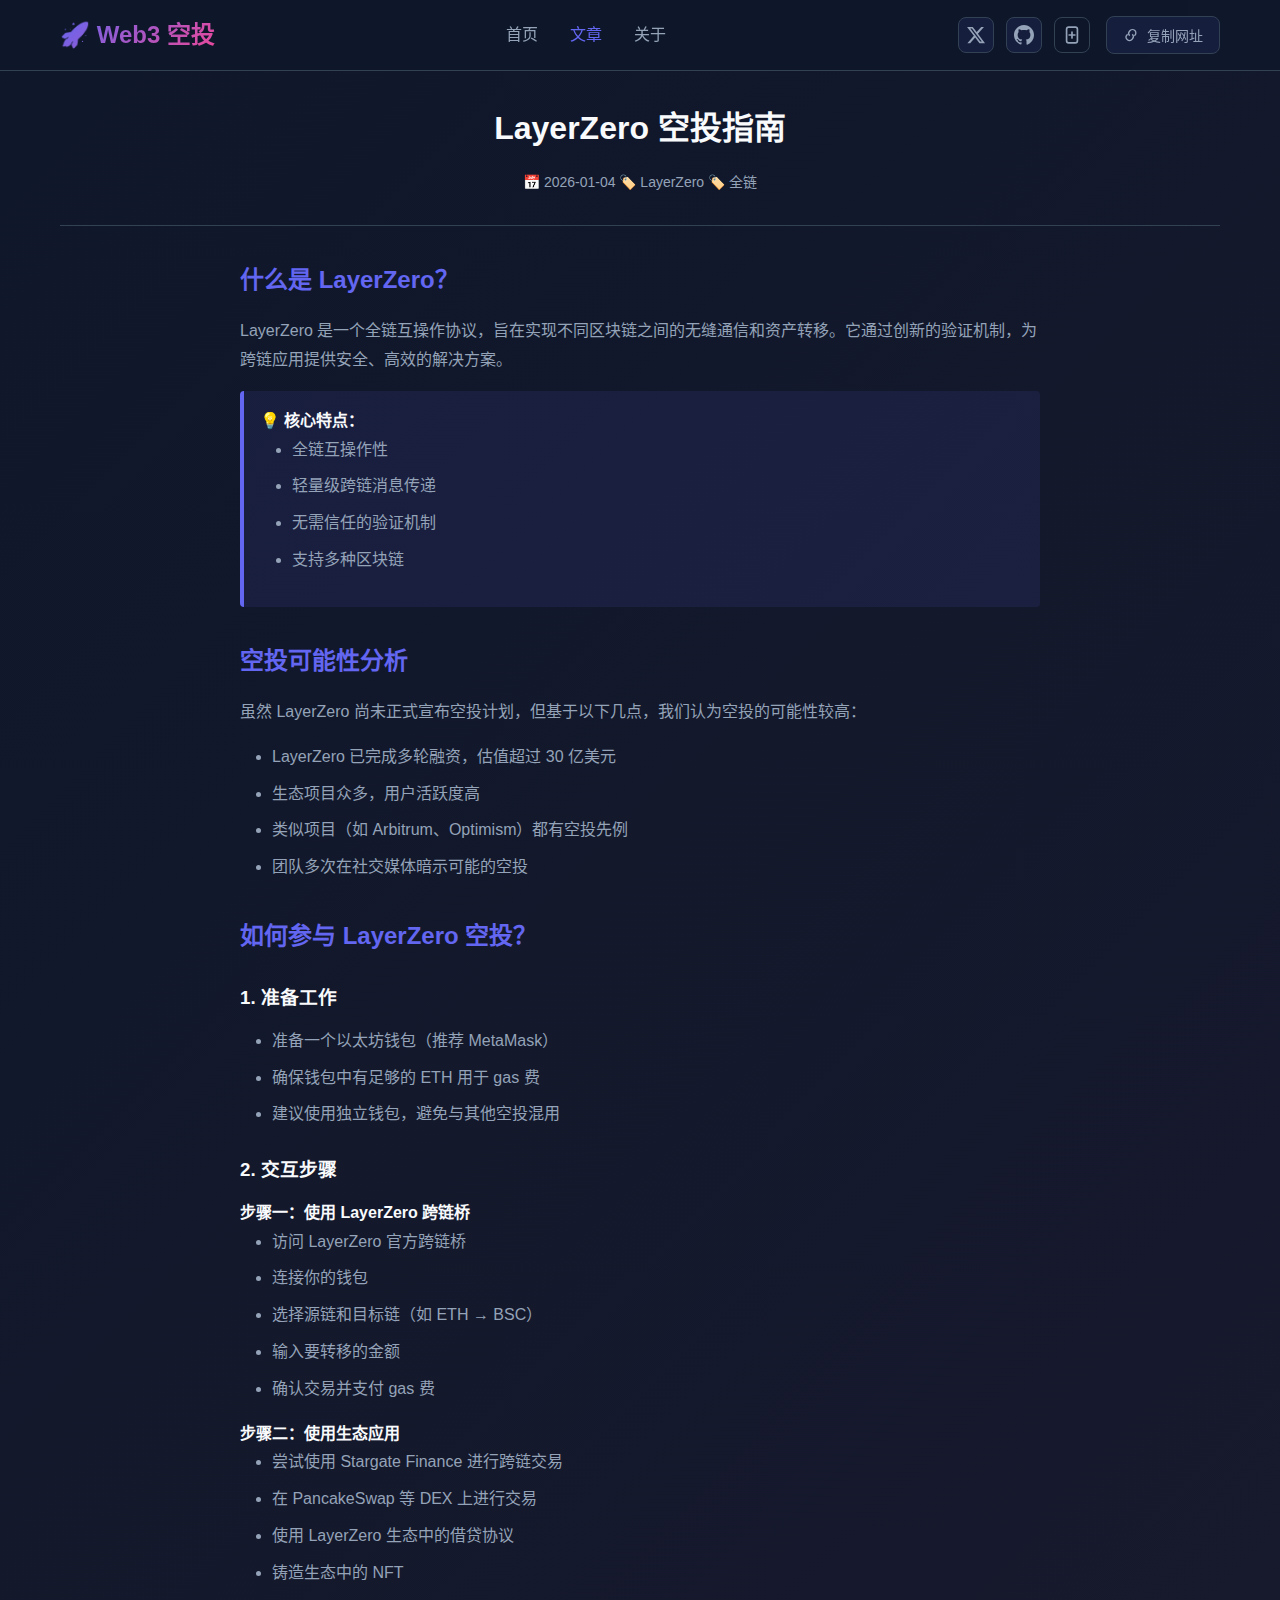
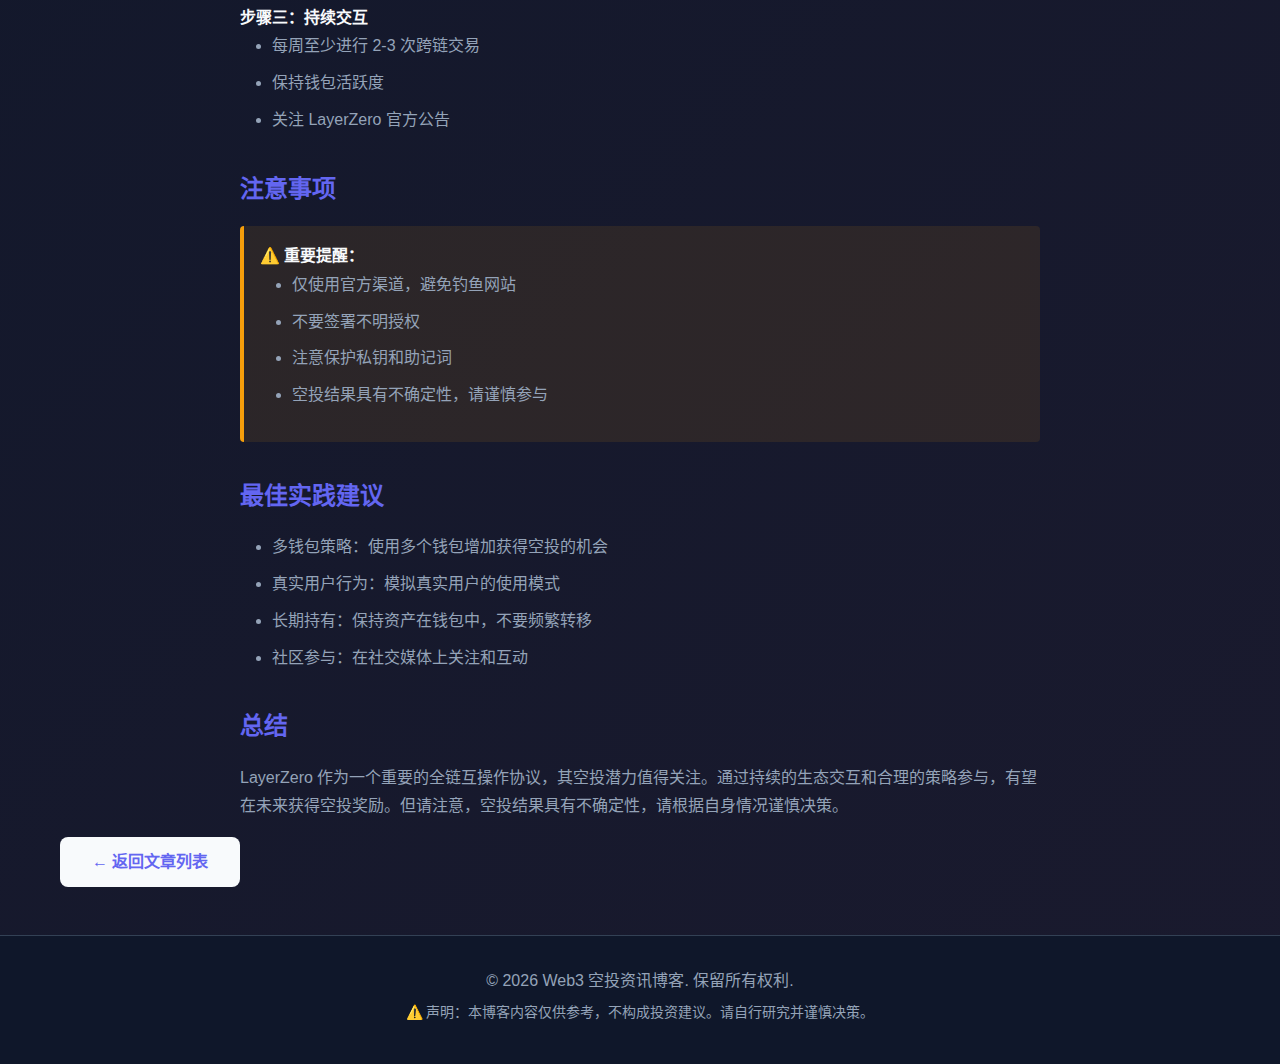
<file: article-layerzero.html>
<!DOCTYPE html>
<html lang="zh-CN">
<head>
    <meta charset="UTF-8">
    <meta name="viewport" content="width=device-width, initial-scale=1.0">
    <meta name="description" content="LayerZero 空投指南 - 详细介绍如何参与 LayerZero 空投">
    <title>LayerZero 空投指南 - Web3 空投</title>
    <link rel="stylesheet" href="styles.css">
    <style>
        .article-content {
            max-width: 800px;
            margin: 0 auto;
            line-height: 1.8;
        }
        
        .article-content h2 {
            margin-top: 2rem;
            margin-bottom: 1rem;
            color: var(--primary-color);
        }
        
        .article-content h3 {
            margin-top: 1.5rem;
            margin-bottom: 0.75rem;
            color: var(--text-primary);
        }
        
        .article-content p {
            margin-bottom: 1rem;
            color: var(--text-secondary);
        }
        
        .article-content ul {
            margin-bottom: 1rem;
            padding-left: 2rem;
            color: var(--text-secondary);
        }
        
        .article-content li {
            margin-bottom: 0.5rem;
        }
        
        .article-content code {
            background: rgba(99, 102, 241, 0.1);
            color: var(--primary-color);
            padding: 0.2rem 0.4rem;
            border-radius: 4px;
            font-family: 'Courier New', monospace;
        }
        
        .article-content .warning-box {
            background: rgba(245, 158, 11, 0.1);
            border-left: 4px solid var(--warning-color);
            padding: 1rem;
            margin: 1rem 0;
            border-radius: 4px;
        }
        
        .article-content .info-box {
            background: rgba(99, 102, 241, 0.1);
            border-left: 4px solid var(--primary-color);
            padding: 1rem;
            margin: 1rem 0;
            border-radius: 4px;
        }
        
        .article-meta-header {
            text-align: center;
            padding: 2rem 0;
            border-bottom: 1px solid var(--border-color);
            margin-bottom: 2rem;
        }
        
        .article-meta-header h1 {
            font-size: 2rem;
            margin-bottom: 1rem;
        }
        
        .article-meta-header .meta {
            color: var(--text-secondary);
            font-size: 0.875rem;
        }
    </style>
</head>
<body>
    <!-- 导航栏 -->
    <nav class="navbar">
        <div class="container">
            <div class="nav-brand">
                <h1>🚀 Web3 空投</h1>
            </div>
            <ul class="nav-menu">
                <li><a href="index.html">首页</a></li>
                <li><a href="articles.html" class="active">文章</a></li>
                <li><a href="about.html">关于</a></li>
            </ul>
            <div class="social-bar">
                <div class="social-actions">
                    <a href="https://x.com/wuyingzhidao" target="_blank" class="social-link" title="关注 X">
                        <svg width="20" height="20" viewBox="0 0 24 24" aria-hidden="true" xmlns="http://www.w3.org/2000/svg">
                            <path d="M18.244 2.25h3.308l-7.227 8.26 8.502 11.24H16.17l-5.214-6.817L4.99 21.75H1.68l7.73-8.835L1.254 2.25H8.08l4.713 6.231zM17.083 19.77h1.833L7.084 4.126H5.117z" fill="currentColor"/>
                        </svg>
                    </a>
                    <a href="https://github.com/wuyingzhishang/wuyingzhishang.github.io" target="_blank" class="social-link" title="GitHub 仓库">
                        <svg width="20" height="20" viewBox="0 0 24 24" aria-hidden="true" xmlns="http://www.w3.org/2000/svg">
                            <path d="M12 0C5.37 0 0 5.37 0 12c0 5.3 3.44 9.8 8.21 11.39.6.11.82-.26.82-.58v-2.02c-3.34.73-4.03-1.41-4.03-1.41-.55-1.39-1.33-1.76-1.33-1.76-1.09-.75.08-.73.08-.73 1.2.08 1.84 1.24 1.84 1.24 1.07 1.83 2.81 1.3 3.49 1 .11-.78.42-1.3.76-1.6-2.66-.31-5.47-1.33-5.47-5.93 0-1.31.47-2.38 1.24-3.22-.12-.31-.54-1.53.12-3.18 0 0 1.01-.32 3.3 1.23.96-.27 1.98-.4 3-.41 1.02.01 2.05.14 3.01.41 2.29-1.55 3.3-1.23 3.3-1.23.65 1.65.24 2.87.12 3.18.77.84 1.23 1.91 1.23 3.22 0 4.61-2.81 5.62-5.49 5.92.43.37.82 1.1.82 2.22v3.29c0 .32.22.69.83.58C20.57 21.8 24 17.3 24 12 24 5.37 18.63 0 12 0z" fill="currentColor"/>
                        </svg>
                    </a>
                    <button id="addToHomeBtn" class="social-link add-to-home-btn" title="添加到主屏幕">
                        <svg width="20" height="20" viewBox="0 0 24 24" aria-hidden="true" xmlns="http://www.w3.org/2000/svg">
                            <path d="M8 1.5h8A3.5 3.5 0 0 1 19.5 5v14A3.5 3.5 0 0 1 16 22.5H8A3.5 3.5 0 0 1 4.5 19V5A3.5 3.5 0 0 1 8 1.5zm0 2A1.5 1.5 0 0 0 6.5 5v14A1.5 1.5 0 0 0 8 20.5h8A1.5 1.5 0 0 0 17.5 19V5A1.5 1.5 0 0 0 16 3.5H8z" fill="currentColor"/>
                            <path d="M12 7.5c.55 0 1 .45 1 1v2.5h2.5a1 1 0 1 1 0 2H13v2.5a1 1 0 1 1-2 0V13H8.5a1 1 0 1 1 0-2H11V8.5c0-.55.45-1 1-1z" fill="currentColor"/>
                        </svg>
                    </button>
                </div>
                <div class="share-center">
                    <button id="shareSiteBtn" class="share-btn" type="button" title="复制网址分享">
                        <svg width="16" height="16" viewBox="0 0 24 24" aria-hidden="true" xmlns="http://www.w3.org/2000/svg">
                            <path d="M10 13a5 5 0 0 1 0-7l.7-.7a5 5 0 0 1 7.1 7.1l-.7.7" fill="none" stroke="currentColor" stroke-width="2"/>
                            <path d="M14 11a5 5 0 0 1 0 7l-.7.7a5 5 0 0 1-7.1-7.1l.7-.7" fill="none" stroke="currentColor" stroke-width="2"/>
                        </svg>
                        复制网址
                    </button>
                </div>
            </div>
        </div>
    </nav>

    <!-- 文章内容 -->
    <article class="article-page">
        <div class="container">
            <div class="article-meta-header">
                <h1>LayerZero 空投指南</h1>
                <div class="meta">
                    <span>📅 2026-01-04</span>
                    <span>🏷️ LayerZero</span>
                    <span>🏷️ 全链</span>
                </div>
            </div>
            
            <div class="article-content">
                <h2>什么是 LayerZero？</h2>
                <p>LayerZero 是一个全链互操作协议，旨在实现不同区块链之间的无缝通信和资产转移。它通过创新的验证机制，为跨链应用提供安全、高效的解决方案。</p>
                
                <div class="info-box">
                    <strong>💡 核心特点：</strong>
                    <ul>
                        <li>全链互操作性</li>
                        <li>轻量级跨链消息传递</li>
                        <li>无需信任的验证机制</li>
                        <li>支持多种区块链</li>
                    </ul>
                </div>
                
                <h2>空投可能性分析</h2>
                <p>虽然 LayerZero 尚未正式宣布空投计划，但基于以下几点，我们认为空投的可能性较高：</p>
                <ul>
                    <li>LayerZero 已完成多轮融资，估值超过 30 亿美元</li>
                    <li>生态项目众多，用户活跃度高</li>
                    <li>类似项目（如 Arbitrum、Optimism）都有空投先例</li>
                    <li>团队多次在社交媒体暗示可能的空投</li>
                </ul>
                
                <h2>如何参与 LayerZero 空投？</h2>
                <h3>1. 准备工作</h3>
                <ul>
                    <li>准备一个以太坊钱包（推荐 MetaMask）</li>
                    <li>确保钱包中有足够的 ETH 用于 gas 费</li>
                    <li>建议使用独立钱包，避免与其他空投混用</li>
                </ul>
                
                <h3>2. 交互步骤</h3>
                
                <h4>步骤一：使用 LayerZero 跨链桥</h4>
                <ul>
                    <li>访问 LayerZero 官方跨链桥</li>
                    <li>连接你的钱包</li>
                    <li>选择源链和目标链（如 ETH → BSC）</li>
                    <li>输入要转移的金额</li>
                    <li>确认交易并支付 gas 费</li>
                </ul>
                
                <h4>步骤二：使用生态应用</h4>
                <ul>
                    <li>尝试使用 Stargate Finance 进行跨链交易</li>
                    <li>在 PancakeSwap 等 DEX 上进行交易</li>
                    <li>使用 LayerZero 生态中的借贷协议</li>
                    <li>铸造生态中的 NFT</li>
                </ul>
                
                <h4>步骤三：持续交互</h4>
                <ul>
                    <li>每周至少进行 2-3 次跨链交易</li>
                    <li>保持钱包活跃度</li>
                    <li>关注 LayerZero 官方公告</li>
                </ul>
                
                <h2>注意事项</h2>
                <div class="warning-box">
                    <strong>⚠️ 重要提醒：</strong>
                    <ul>
                        <li>仅使用官方渠道，避免钓鱼网站</li>
                        <li>不要签署不明授权</li>
                        <li>注意保护私钥和助记词</li>
                        <li>空投结果具有不确定性，请谨慎参与</li>
                    </ul>
                </div>
                
                <h2>最佳实践建议</h2>
                <ul>
                    <li>多钱包策略：使用多个钱包增加获得空投的机会</li>
                    <li>真实用户行为：模拟真实用户的使用模式</li>
                    <li>长期持有：保持资产在钱包中，不要频繁转移</li>
                    <li>社区参与：在社交媒体上关注和互动</li>
                </ul>
                
                <h2>总结</h2>
                <p>LayerZero 作为一个重要的全链互操作协议，其空投潜力值得关注。通过持续的生态交互和合理的策略参与，有望在未来获得空投奖励。但请注意，空投结果具有不确定性，请根据自身情况谨慎决策。</p>
            </div>
            
            <div class="back-link">
                <a href="articles.html" class="btn btn-primary">← 返回文章列表</a>
            </div>
        </div>
    </article>

    <!-- 页脚 -->
    <footer class="footer">
        <div class="container">
            <p>&copy; 2026 Web3 空投资讯博客. 保留所有权利.</p>
            <p class="footer-note">⚠️ 声明：本博客内容仅供参考，不构成投资建议。请自行研究并谨慎决策。</p>
        </div>
    </footer>

    <script src="script.js"></script>
</body>
</html>
</file>
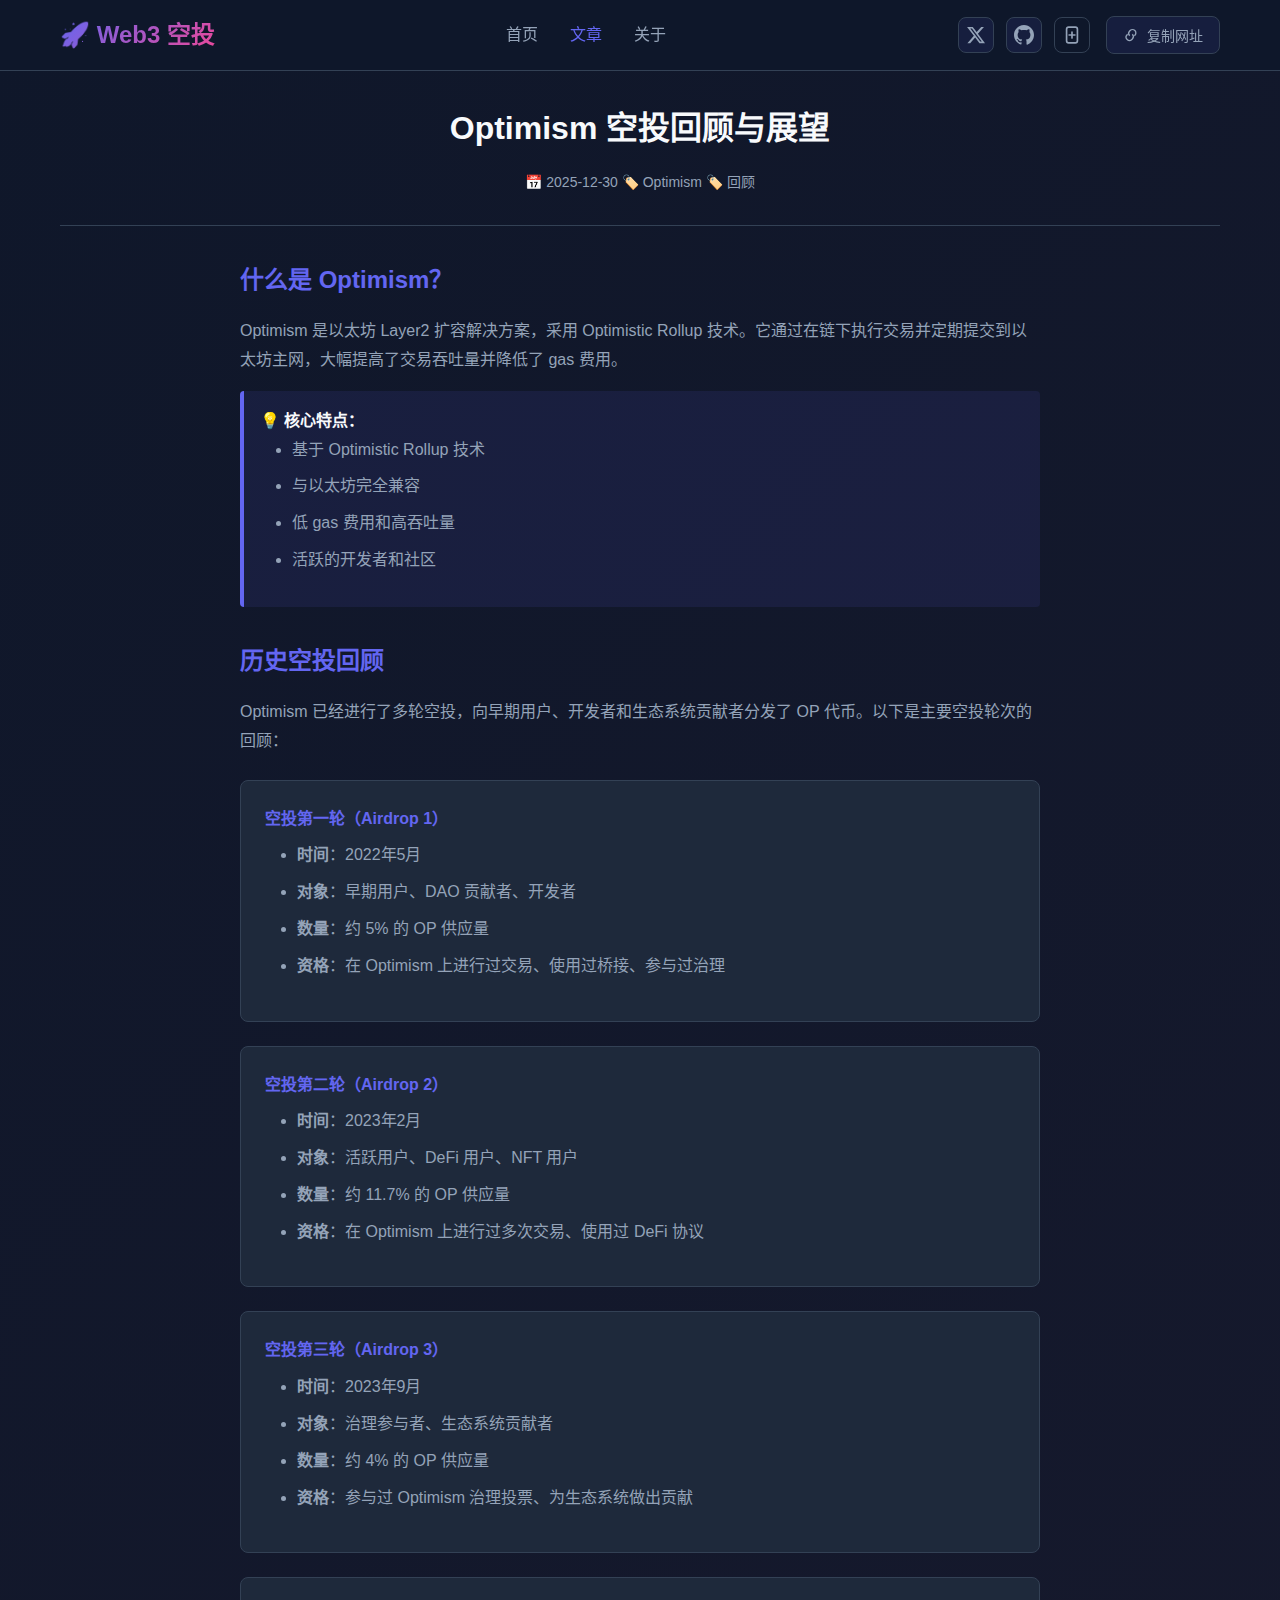
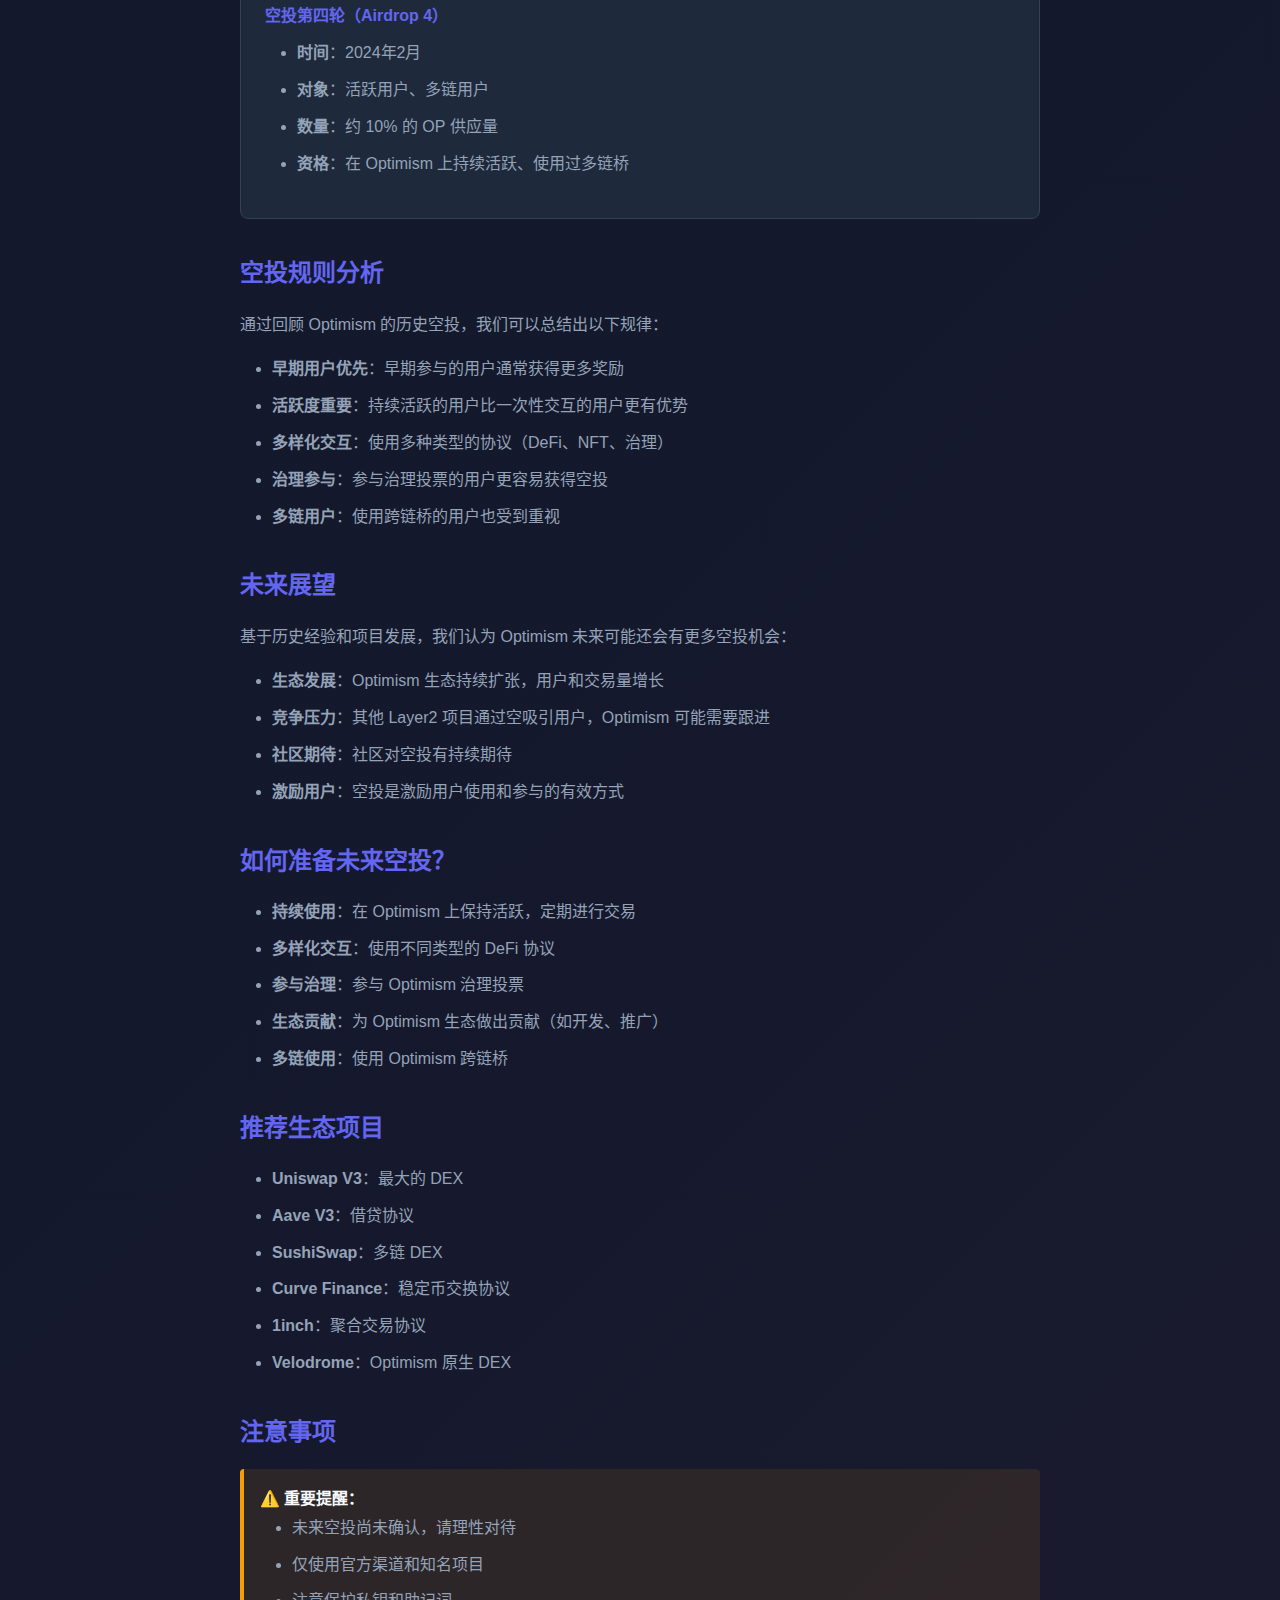
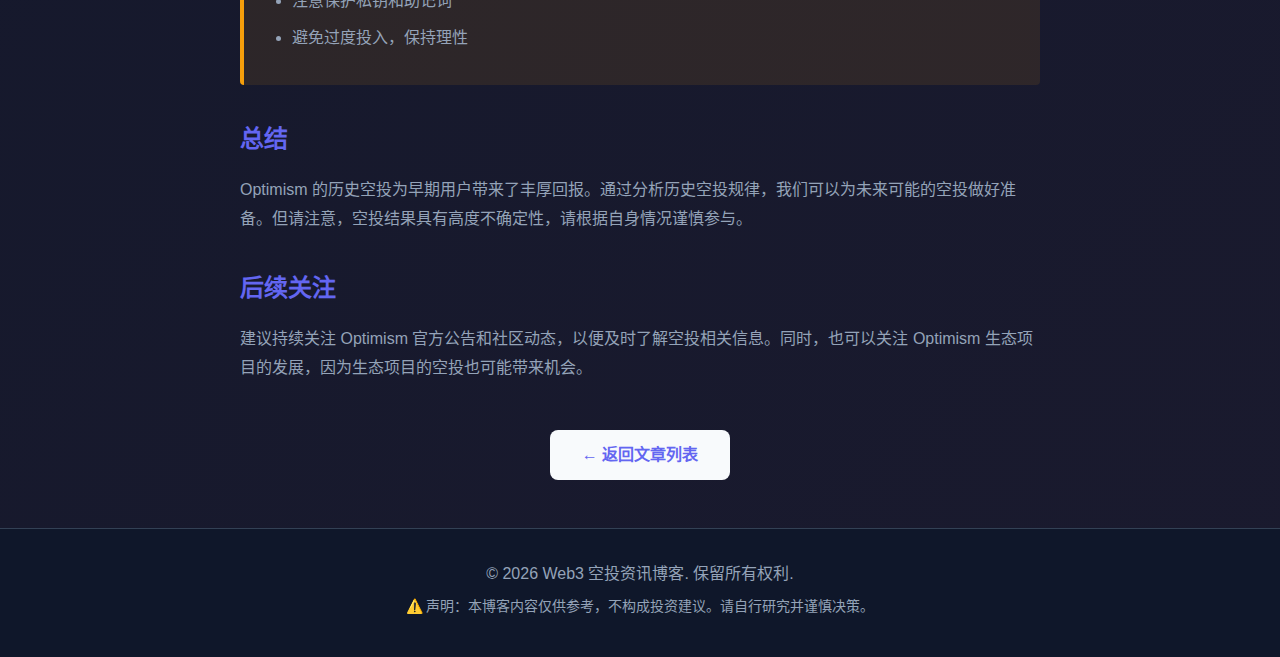
<file: article-optimism.html>
<!DOCTYPE html>
<html lang="zh-CN">
<head>
    <meta charset="UTF-8">
    <meta name="viewport" content="width=device-width, initial-scale=1.0">
    <meta name="description" content="Optimism 空投回顾与展望 - 回顾 Optimism 历史空投，展望未来机会">
    <title>Optimism 空投回顾与展望 - Web3 空投</title>
    <link rel="stylesheet" href="styles.css">
    <style>
        .article-content {
            max-width: 800px;
            margin: 0 auto;
            line-height: 1.8;
        }
        
        .article-content h2 {
            margin-top: 2rem;
            margin-bottom: 1rem;
            color: var(--primary-color);
        }
        
        .article-content h3 {
            margin-top: 1.5rem;
            margin-bottom: 0.75rem;
            color: var(--text-primary);
        }
        
        .article-content p {
            margin-bottom: 1rem;
            color: var(--text-secondary);
        }
        
        .article-content ul {
            margin-bottom: 1rem;
            padding-left: 2rem;
            color: var(--text-secondary);
        }
        
        .article-content li {
            margin-bottom: 0.5rem;
        }
        
        .article-content .warning-box {
            background: rgba(245, 158, 11, 0.1);
            border-left: 4px solid var(--warning-color);
            padding: 1rem;
            margin: 1rem 0;
            border-radius: 4px;
        }
        
        .article-content .info-box {
            background: rgba(99, 102, 241, 0.1);
            border-left: 4px solid var(--primary-color);
            padding: 1rem;
            margin: 1rem 0;
            border-radius: 4px;
        }
        
        .airdrop-round {
            background: var(--light-bg);
            border: 1px solid var(--border-color);
            border-radius: 8px;
            padding: 1.5rem;
            margin: 1.5rem 0;
        }
        
        .airdrop-round h4 {
            color: var(--primary-color);
            margin-bottom: 0.5rem;
        }
        
        .article-meta-header {
            text-align: center;
            padding: 2rem 0;
            border-bottom: 1px solid var(--border-color);
            margin-bottom: 2rem;
        }
        
        .article-meta-header h1 {
            font-size: 2rem;
            margin-bottom: 1rem;
        }
        
        .article-meta-header .meta {
            color: var(--text-secondary);
            font-size: 0.875rem;
        }
        
        .back-link {
            text-align: center;
            margin-top: 3rem;
        }
    </style>
</head>
<body>
    <!-- 导航栏 -->
    <nav class="navbar">
        <div class="container">
            <div class="nav-brand">
                <h1>🚀 Web3 空投</h1>
            </div>
            <ul class="nav-menu">
                <li><a href="index.html">首页</a></li>
                <li><a href="articles.html" class="active">文章</a></li>
                <li><a href="about.html">关于</a></li>
            </ul>
            <div class="social-bar">
                <div class="social-actions">
                    <a href="https://x.com/wuyingzhidao" target="_blank" class="social-link" title="关注 X">
                        <svg width="20" height="20" viewBox="0 0 24 24" aria-hidden="true" xmlns="http://www.w3.org/2000/svg">
                            <path d="M18.244 2.25h3.308l-7.227 8.26 8.502 11.24H16.17l-5.214-6.817L4.99 21.75H1.68l7.73-8.835L1.254 2.25H8.08l4.713 6.231zM17.083 19.77h1.833L7.084 4.126H5.117z" fill="currentColor"/>
                        </svg>
                    </a>
                    <a href="https://github.com/wuyingzhishang/wuyingzhishang.github.io" target="_blank" class="social-link" title="GitHub 仓库">
                        <svg width="20" height="20" viewBox="0 0 24 24" aria-hidden="true" xmlns="http://www.w3.org/2000/svg">
                            <path d="M12 0C5.37 0 0 5.37 0 12c0 5.3 3.44 9.8 8.21 11.39.6.11.82-.26.82-.58v-2.02c-3.34.73-4.03-1.41-4.03-1.41-.55-1.39-1.33-1.76-1.33-1.76-1.09-.75.08-.73.08-.73 1.2.08 1.84 1.24 1.84 1.24 1.07 1.83 2.81 1.3 3.49 1 .11-.78.42-1.3.76-1.6-2.66-.31-5.47-1.33-5.47-5.93 0-1.31.47-2.38 1.24-3.22-.12-.31-.54-1.53.12-3.18 0 0 1.01-.32 3.3 1.23.96-.27 1.98-.4 3-.41 1.02.01 2.05.14 3.01.41 2.29-1.55 3.3-1.23 3.3-1.23.65 1.65.24 2.87.12 3.18.77.84 1.23 1.91 1.23 3.22 0 4.61-2.81 5.62-5.49 5.92.43.37.82 1.1.82 2.22v3.29c0 .32.22.69.83.58C20.57 21.8 24 17.3 24 12 24 5.37 18.63 0 12 0z" fill="currentColor"/>
                        </svg>
                    </a>
                    <button id="addToHomeBtn" class="social-link add-to-home-btn" title="添加到主屏幕">
                        <svg width="20" height="20" viewBox="0 0 24 24" aria-hidden="true" xmlns="http://www.w3.org/2000/svg">
                            <path d="M8 1.5h8A3.5 3.5 0 0 1 19.5 5v14A3.5 3.5 0 0 1 16 22.5H8A3.5 3.5 0 0 1 4.5 19V5A3.5 3.5 0 0 1 8 1.5zm0 2A1.5 1.5 0 0 0 6.5 5v14A1.5 1.5 0 0 0 8 20.5h8A1.5 1.5 0 0 0 17.5 19V5A1.5 1.5 0 0 0 16 3.5H8z" fill="currentColor"/>
                            <path d="M12 7.5c.55 0 1 .45 1 1v2.5h2.5a1 1 0 1 1 0 2H13v2.5a1 1 0 1 1-2 0V13H8.5a1 1 0 1 1 0-2H11V8.5c0-.55.45-1 1-1z" fill="currentColor"/>
                        </svg>
                    </button>
                </div>
                <div class="share-center">
                    <button id="shareSiteBtn" class="share-btn" type="button" title="复制网址分享">
                        <svg width="16" height="16" viewBox="0 0 24 24" aria-hidden="true" xmlns="http://www.w3.org/2000/svg">
                            <path d="M10 13a5 5 0 0 1 0-7l.7-.7a5 5 0 0 1 7.1 7.1l-.7.7" fill="none" stroke="currentColor" stroke-width="2"/>
                            <path d="M14 11a5 5 0 0 1 0 7l-.7.7a5 5 0 0 1-7.1-7.1l.7-.7" fill="none" stroke="currentColor" stroke-width="2"/>
                        </svg>
                        复制网址
                    </button>
                </div>
            </div>
        </div>
    </nav>

    <!-- 文章内容 -->
    <article class="article-page">
        <div class="container">
            <div class="article-meta-header">
                <h1>Optimism 空投回顾与展望</h1>
                <div class="meta">
                    <span>📅 2025-12-30</span>
                    <span>🏷️ Optimism</span>
                    <span>🏷️ 回顾</span>
                </div>
            </div>
            
            <div class="article-content">
                <h2>什么是 Optimism？</h2>
                <p>Optimism 是以太坊 Layer2 扩容解决方案，采用 Optimistic Rollup 技术。它通过在链下执行交易并定期提交到以太坊主网，大幅提高了交易吞吐量并降低了 gas 费用。</p>
                
                <div class="info-box">
                    <strong>💡 核心特点：</strong>
                    <ul>
                        <li>基于 Optimistic Rollup 技术</li>
                        <li>与以太坊完全兼容</li>
                        <li>低 gas 费用和高吞吐量</li>
                        <li>活跃的开发者和社区</li>
                    </ul>
                </div>
                
                <h2>历史空投回顾</h2>
                <p>Optimism 已经进行了多轮空投，向早期用户、开发者和生态系统贡献者分发了 OP 代币。以下是主要空投轮次的回顾：</p>
                
                <div class="airdrop-round">
                    <h4>空投第一轮（Airdrop 1）</h4>
                    <ul>
                        <li><strong>时间</strong>：2022年5月</li>
                        <li><strong>对象</strong>：早期用户、DAO 贡献者、开发者</li>
                        <li><strong>数量</strong>：约 5% 的 OP 供应量</li>
                        <li><strong>资格</strong>：在 Optimism 上进行过交易、使用过桥接、参与过治理</li>
                    </ul>
                </div>
                
                <div class="airdrop-round">
                    <h4>空投第二轮（Airdrop 2）</h4>
                    <ul>
                        <li><strong>时间</strong>：2023年2月</li>
                        <li><strong>对象</strong>：活跃用户、DeFi 用户、NFT 用户</li>
                        <li><strong>数量</strong>：约 11.7% 的 OP 供应量</li>
                        <li><strong>资格</strong>：在 Optimism 上进行过多次交易、使用过 DeFi 协议</li>
                    </ul>
                </div>
                
                <div class="airdrop-round">
                    <h4>空投第三轮（Airdrop 3）</h4>
                    <ul>
                        <li><strong>时间</strong>：2023年9月</li>
                        <li><strong>对象</strong>：治理参与者、生态系统贡献者</li>
                        <li><strong>数量</strong>：约 4% 的 OP 供应量</li>
                        <li><strong>资格</strong>：参与过 Optimism 治理投票、为生态系统做出贡献</li>
                    </ul>
                </div>
                
                <div class="airdrop-round">
                    <h4>空投第四轮（Airdrop 4）</h4>
                    <ul>
                        <li><strong>时间</strong>：2024年2月</li>
                        <li><strong>对象</strong>：活跃用户、多链用户</li>
                        <li><strong>数量</strong>：约 10% 的 OP 供应量</li>
                        <li><strong>资格</strong>：在 Optimism 上持续活跃、使用过多链桥</li>
                    </ul>
                </div>
                
                <h2>空投规则分析</h2>
                <p>通过回顾 Optimism 的历史空投，我们可以总结出以下规律：</p>
                <ul>
                    <li><strong>早期用户优先</strong>：早期参与的用户通常获得更多奖励</li>
                    <li><strong>活跃度重要</strong>：持续活跃的用户比一次性交互的用户更有优势</li>
                    <li><strong>多样化交互</strong>：使用多种类型的协议（DeFi、NFT、治理）</li>
                    <li><strong>治理参与</strong>：参与治理投票的用户更容易获得空投</li>
                    <li><strong>多链用户</strong>：使用跨链桥的用户也受到重视</li>
                </ul>
                
                <h2>未来展望</h2>
                <p>基于历史经验和项目发展，我们认为 Optimism 未来可能还会有更多空投机会：</p>
                <ul>
                    <li><strong>生态发展</strong>：Optimism 生态持续扩张，用户和交易量增长</li>
                    <li><strong>竞争压力</strong>：其他 Layer2 项目通过空吸引用户，Optimism 可能需要跟进</li>
                    <li><strong>社区期待</strong>：社区对空投有持续期待</li>
                    <li><strong>激励用户</strong>：空投是激励用户使用和参与的有效方式</li>
                </ul>
                
                <h2>如何准备未来空投？</h2>
                <ul>
                    <li><strong>持续使用</strong>：在 Optimism 上保持活跃，定期进行交易</li>
                    <li><strong>多样化交互</strong>：使用不同类型的 DeFi 协议</li>
                    <li><strong>参与治理</strong>：参与 Optimism 治理投票</li>
                    <li><strong>生态贡献</strong>：为 Optimism 生态做出贡献（如开发、推广）</li>
                    <li><strong>多链使用</strong>：使用 Optimism 跨链桥</li>
                </ul>
                
                <h2>推荐生态项目</h2>
                <ul>
                    <li><strong>Uniswap V3</strong>：最大的 DEX</li>
                    <li><strong>Aave V3</strong>：借贷协议</li>
                    <li><strong>SushiSwap</strong>：多链 DEX</li>
                    <li><strong>Curve Finance</strong>：稳定币交换协议</li>
                    <li><strong>1inch</strong>：聚合交易协议</li>
                    <li><strong>Velodrome</strong>：Optimism 原生 DEX</li>
                </ul>
                
                <h2>注意事项</h2>
                <div class="warning-box">
                    <strong>⚠️ 重要提醒：</strong>
                    <ul>
                        <li>未来空投尚未确认，请理性对待</li>
                        <li>仅使用官方渠道和知名项目</li>
                        <li>注意保护私钥和助记词</li>
                        <li>避免过度投入，保持理性</li>
                    </ul>
                </div>
                
                <h2>总结</h2>
                <p>Optimism 的历史空投为早期用户带来了丰厚回报。通过分析历史空投规律，我们可以为未来可能的空投做好准备。但请注意，空投结果具有高度不确定性，请根据自身情况谨慎参与。</p>
                
                <h2>后续关注</h2>
                <p>建议持续关注 Optimism 官方公告和社区动态，以便及时了解空投相关信息。同时，也可以关注 Optimism 生态项目的发展，因为生态项目的空投也可能带来机会。</p>
            </div>
            
            <div class="back-link">
                <a href="articles.html" class="btn btn-primary">← 返回文章列表</a>
            </div>
        </div>
    </article>

    <!-- 页脚 -->
    <footer class="footer">
        <div class="container">
            <p>&copy; 2026 Web3 空投资讯博客. 保留所有权利.</p>
            <p class="footer-note">⚠️ 声明：本博客内容仅供参考，不构成投资建议。请自行研究并谨慎决策。</p>
        </div>
    </footer>

    <script src="script.js"></script>
</body>
</html>
</file>
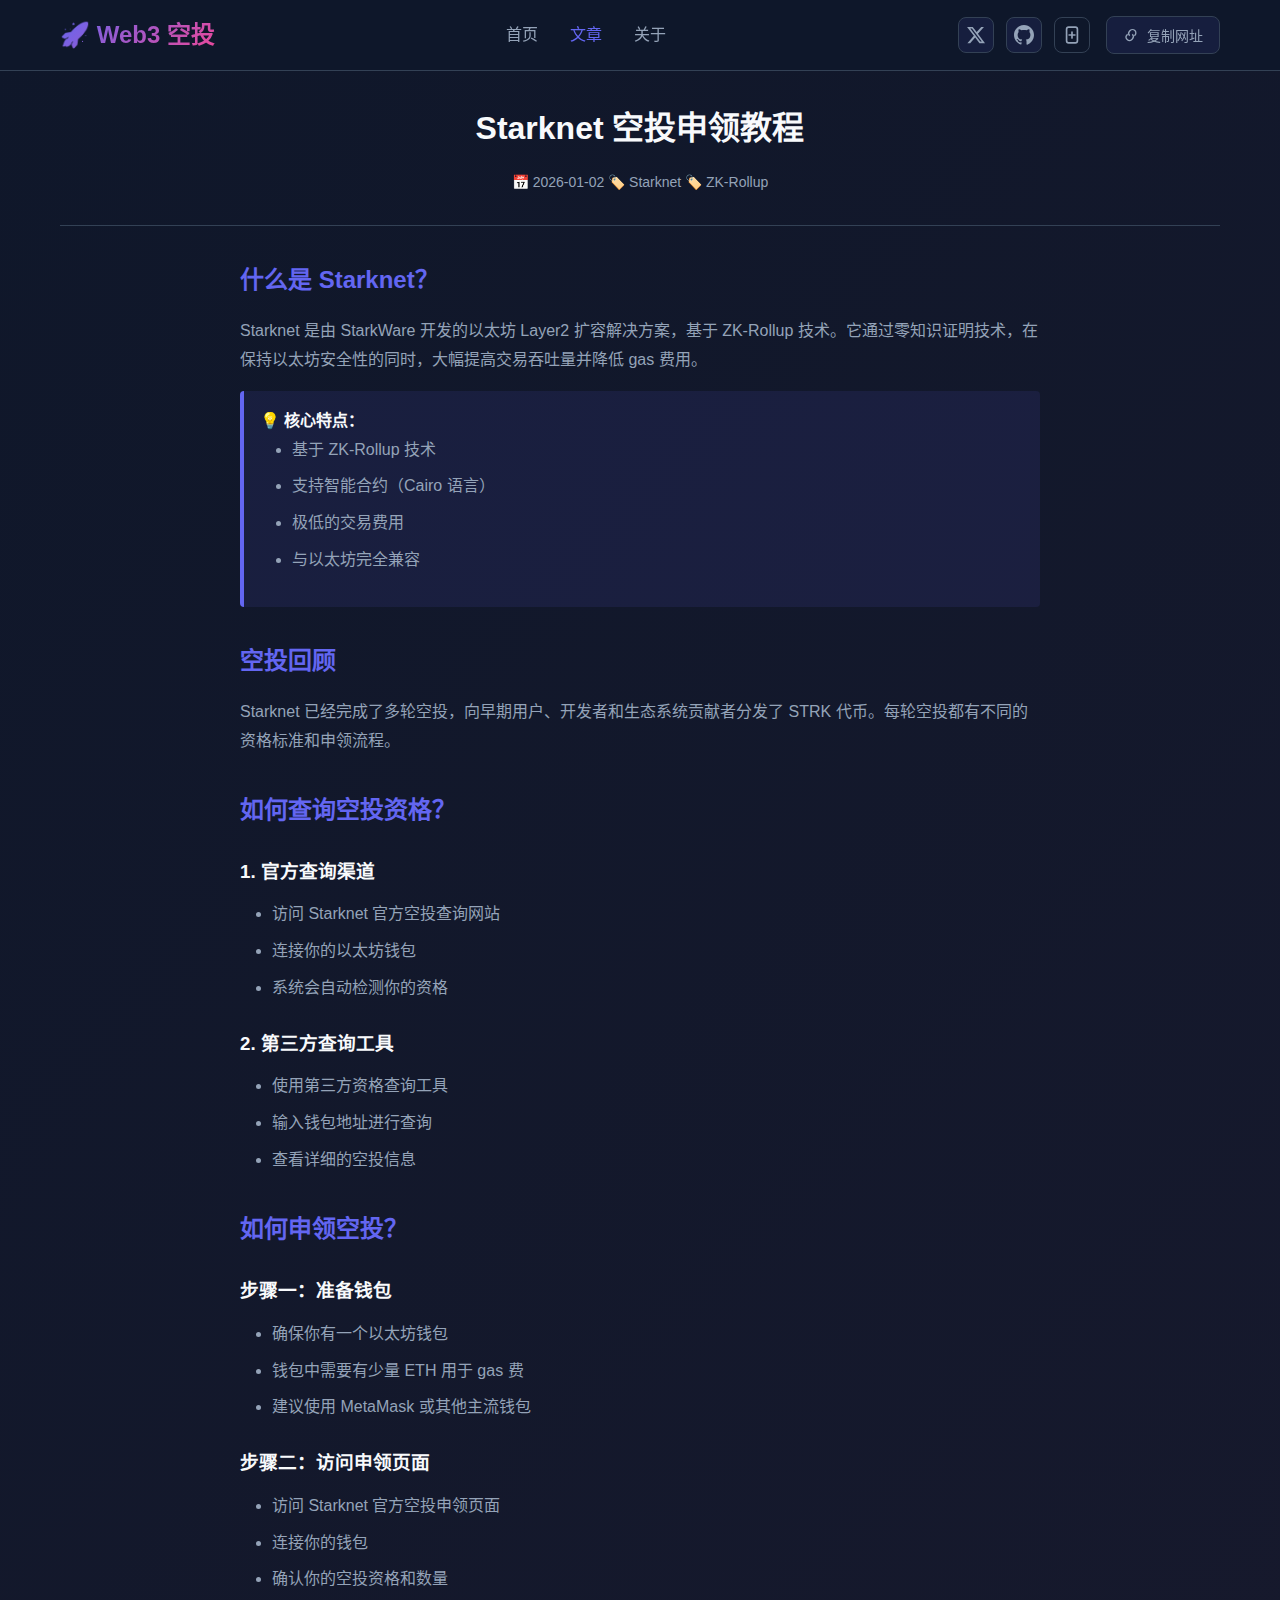
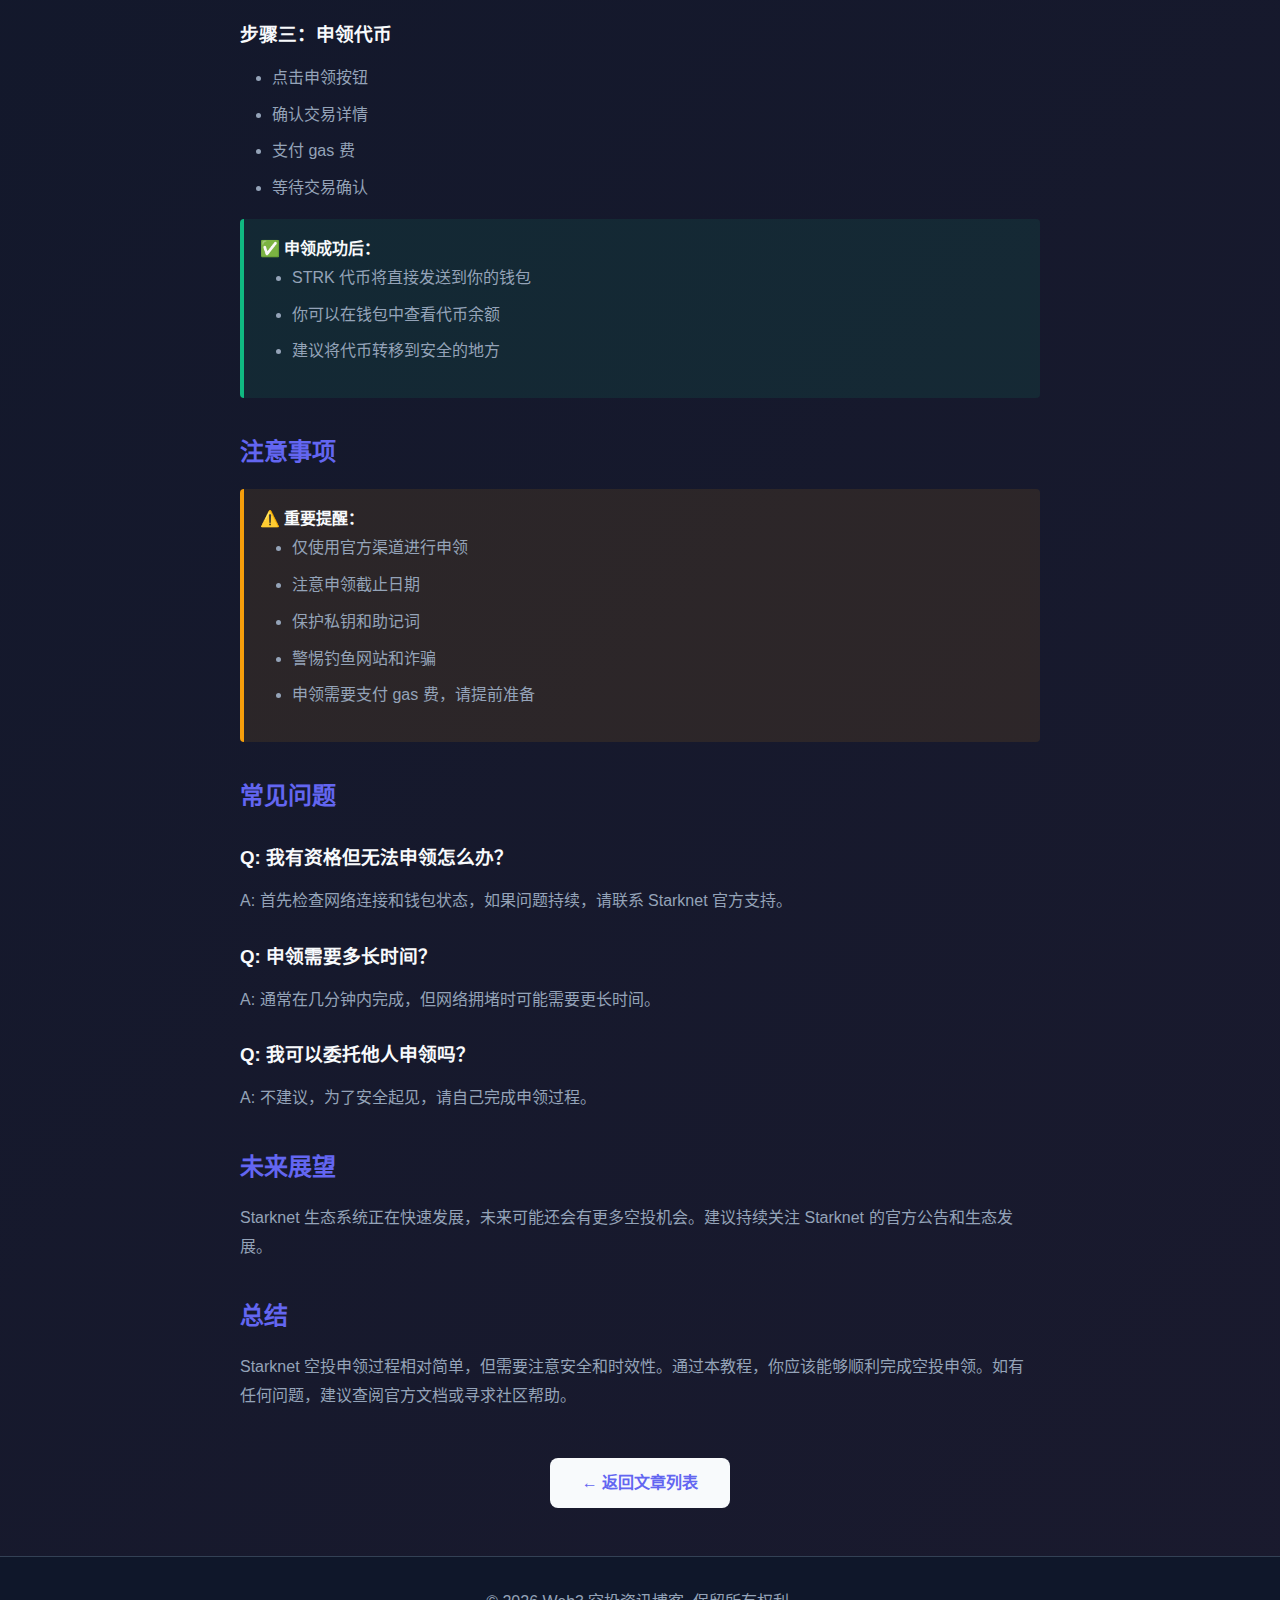
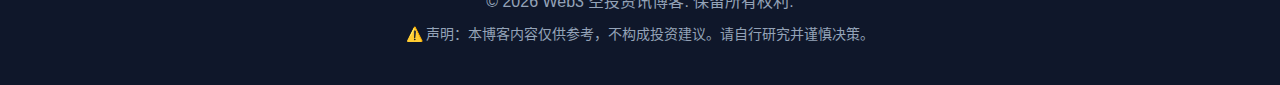
<file: article-starknet.html>
<!DOCTYPE html>
<html lang="zh-CN">
<head>
    <meta charset="UTF-8">
    <meta name="viewport" content="width=device-width, initial-scale=1.0">
    <meta name="description" content="Starknet 空投申领教程 - 详细介绍如何申领 Starknet 空投">
    <title>Starknet 空投申领教程 - Web3 空投</title>
    <link rel="stylesheet" href="styles.css">
    <style>
        .article-content {
            max-width: 800px;
            margin: 0 auto;
            line-height: 1.8;
        }
        
        .article-content h2 {
            margin-top: 2rem;
            margin-bottom: 1rem;
            color: var(--primary-color);
        }
        
        .article-content h3 {
            margin-top: 1.5rem;
            margin-bottom: 0.75rem;
            color: var(--text-primary);
        }
        
        .article-content p {
            margin-bottom: 1rem;
            color: var(--text-secondary);
        }
        
        .article-content ul {
            margin-bottom: 1rem;
            padding-left: 2rem;
            color: var(--text-secondary);
        }
        
        .article-content li {
            margin-bottom: 0.5rem;
        }
        
        .article-content .warning-box {
            background: rgba(245, 158, 11, 0.1);
            border-left: 4px solid var(--warning-color);
            padding: 1rem;
            margin: 1rem 0;
            border-radius: 4px;
        }
        
        .article-content .info-box {
            background: rgba(99, 102, 241, 0.1);
            border-left: 4px solid var(--primary-color);
            padding: 1rem;
            margin: 1rem 0;
            border-radius: 4px;
        }
        
        .article-content .success-box {
            background: rgba(16, 185, 129, 0.1);
            border-left: 4px solid var(--success-color);
            padding: 1rem;
            margin: 1rem 0;
            border-radius: 4px;
        }
        
        .article-meta-header {
            text-align: center;
            padding: 2rem 0;
            border-bottom: 1px solid var(--border-color);
            margin-bottom: 2rem;
        }
        
        .article-meta-header h1 {
            font-size: 2rem;
            margin-bottom: 1rem;
        }
        
        .article-meta-header .meta {
            color: var(--text-secondary);
            font-size: 0.875rem;
        }
        
        .back-link {
            text-align: center;
            margin-top: 3rem;
        }
    </style>
</head>
<body>
    <!-- 导航栏 -->
    <nav class="navbar">
        <div class="container">
            <div class="nav-brand">
                <h1>🚀 Web3 空投</h1>
            </div>
            <ul class="nav-menu">
                <li><a href="index.html">首页</a></li>
                <li><a href="articles.html" class="active">文章</a></li>
                <li><a href="about.html">关于</a></li>
            </ul>
            <div class="social-bar">
                <div class="social-actions">
                    <a href="https://x.com/wuyingzhidao" target="_blank" class="social-link" title="关注 X">
                        <svg width="20" height="20" viewBox="0 0 24 24" aria-hidden="true" xmlns="http://www.w3.org/2000/svg">
                            <path d="M18.244 2.25h3.308l-7.227 8.26 8.502 11.24H16.17l-5.214-6.817L4.99 21.75H1.68l7.73-8.835L1.254 2.25H8.08l4.713 6.231zM17.083 19.77h1.833L7.084 4.126H5.117z" fill="currentColor"/>
                        </svg>
                    </a>
                    <a href="https://github.com/wuyingzhishang/wuyingzhishang.github.io" target="_blank" class="social-link" title="GitHub 仓库">
                        <svg width="20" height="20" viewBox="0 0 24 24" aria-hidden="true" xmlns="http://www.w3.org/2000/svg">
                            <path d="M12 0C5.37 0 0 5.37 0 12c0 5.3 3.44 9.8 8.21 11.39.6.11.82-.26.82-.58v-2.02c-3.34.73-4.03-1.41-4.03-1.41-.55-1.39-1.33-1.76-1.33-1.76-1.09-.75.08-.73.08-.73 1.2.08 1.84 1.24 1.84 1.24 1.07 1.83 2.81 1.3 3.49 1 .11-.78.42-1.3.76-1.6-2.66-.31-5.47-1.33-5.47-5.93 0-1.31.47-2.38 1.24-3.22-.12-.31-.54-1.53.12-3.18 0 0 1.01-.32 3.3 1.23.96-.27 1.98-.4 3-.41 1.02.01 2.05.14 3.01.41 2.29-1.55 3.3-1.23 3.3-1.23.65 1.65.24 2.87.12 3.18.77.84 1.23 1.91 1.23 3.22 0 4.61-2.81 5.62-5.49 5.92.43.37.82 1.1.82 2.22v3.29c0 .32.22.69.83.58C20.57 21.8 24 17.3 24 12 24 5.37 18.63 0 12 0z" fill="currentColor"/>
                        </svg>
                    </a>
                    <button id="addToHomeBtn" class="social-link add-to-home-btn" title="添加到主屏幕">
                        <svg width="20" height="20" viewBox="0 0 24 24" aria-hidden="true" xmlns="http://www.w3.org/2000/svg">
                            <path d="M8 1.5h8A3.5 3.5 0 0 1 19.5 5v14A3.5 3.5 0 0 1 16 22.5H8A3.5 3.5 0 0 1 4.5 19V5A3.5 3.5 0 0 1 8 1.5zm0 2A1.5 1.5 0 0 0 6.5 5v14A1.5 1.5 0 0 0 8 20.5h8A1.5 1.5 0 0 0 17.5 19V5A1.5 1.5 0 0 0 16 3.5H8z" fill="currentColor"/>
                            <path d="M12 7.5c.55 0 1 .45 1 1v2.5h2.5a1 1 0 1 1 0 2H13v2.5a1 1 0 1 1-2 0V13H8.5a1 1 0 1 1 0-2H11V8.5c0-.55.45-1 1-1z" fill="currentColor"/>
                        </svg>
                    </button>
                </div>
                <div class="share-center">
                    <button id="shareSiteBtn" class="share-btn" type="button" title="复制网址分享">
                        <svg width="16" height="16" viewBox="0 0 24 24" aria-hidden="true" xmlns="http://www.w3.org/2000/svg">
                            <path d="M10 13a5 5 0 0 1 0-7l.7-.7a5 5 0 0 1 7.1 7.1l-.7.7" fill="none" stroke="currentColor" stroke-width="2"/>
                            <path d="M14 11a5 5 0 0 1 0 7l-.7.7a5 5 0 0 1-7.1-7.1l.7-.7" fill="none" stroke="currentColor" stroke-width="2"/>
                        </svg>
                        复制网址
                    </button>
                </div>
            </div>
        </div>
    </nav>

    <!-- 文章内容 -->
    <article class="article-page">
        <div class="container">
            <div class="article-meta-header">
                <h1>Starknet 空投申领教程</h1>
                <div class="meta">
                    <span>📅 2026-01-02</span>
                    <span>🏷️ Starknet</span>
                    <span>🏷️ ZK-Rollup</span>
                </div>
            </div>
            
            <div class="article-content">
                <h2>什么是 Starknet？</h2>
                <p>Starknet 是由 StarkWare 开发的以太坊 Layer2 扩容解决方案，基于 ZK-Rollup 技术。它通过零知识证明技术，在保持以太坊安全性的同时，大幅提高交易吞吐量并降低 gas 费用。</p>
                
                <div class="info-box">
                    <strong>💡 核心特点：</strong>
                    <ul>
                        <li>基于 ZK-Rollup 技术</li>
                        <li>支持智能合约（Cairo 语言）</li>
                        <li>极低的交易费用</li>
                        <li>与以太坊完全兼容</li>
                    </ul>
                </div>
                
                <h2>空投回顾</h2>
                <p>Starknet 已经完成了多轮空投，向早期用户、开发者和生态系统贡献者分发了 STRK 代币。每轮空投都有不同的资格标准和申领流程。</p>
                
                <h2>如何查询空投资格？</h2>
                <h3>1. 官方查询渠道</h3>
                <ul>
                    <li>访问 Starknet 官方空投查询网站</li>
                    <li>连接你的以太坊钱包</li>
                    <li>系统会自动检测你的资格</li>
                </ul>
                
                <h3>2. 第三方查询工具</h3>
                <ul>
                    <li>使用第三方资格查询工具</li>
                    <li>输入钱包地址进行查询</li>
                    <li>查看详细的空投信息</li>
                </ul>
                
                <h2>如何申领空投？</h2>
                <h3>步骤一：准备钱包</h3>
                <ul>
                    <li>确保你有一个以太坊钱包</li>
                    <li>钱包中需要有少量 ETH 用于 gas 费</li>
                    <li>建议使用 MetaMask 或其他主流钱包</li>
                </ul>
                
                <h3>步骤二：访问申领页面</h3>
                <ul>
                    <li>访问 Starknet 官方空投申领页面</li>
                    <li>连接你的钱包</li>
                    <li>确认你的空投资格和数量</li>
                </ul>
                
                <h3>步骤三：申领代币</h3>
                <ul>
                    <li>点击申领按钮</li>
                    <li>确认交易详情</li>
                    <li>支付 gas 费</li>
                    <li>等待交易确认</li>
                </ul>
                
                <div class="success-box">
                    <strong>✅ 申领成功后：</strong>
                    <ul>
                        <li>STRK 代币将直接发送到你的钱包</li>
                        <li>你可以在钱包中查看代币余额</li>
                        <li>建议将代币转移到安全的地方</li>
                    </ul>
                </div>
                
                <h2>注意事项</h2>
                <div class="warning-box">
                    <strong>⚠️ 重要提醒：</strong>
                    <ul>
                        <li>仅使用官方渠道进行申领</li>
                        <li>注意申领截止日期</li>
                        <li>保护私钥和助记词</li>
                        <li>警惕钓鱼网站和诈骗</li>
                        <li>申领需要支付 gas 费，请提前准备</li>
                    </ul>
                </div>
                
                <h2>常见问题</h2>
                <h3>Q: 我有资格但无法申领怎么办？</h3>
                <p>A: 首先检查网络连接和钱包状态，如果问题持续，请联系 Starknet 官方支持。</p>
                
                <h3>Q: 申领需要多长时间？</h3>
                <p>A: 通常在几分钟内完成，但网络拥堵时可能需要更长时间。</p>
                
                <h3>Q: 我可以委托他人申领吗？</h3>
                <p>A: 不建议，为了安全起见，请自己完成申领过程。</p>
                
                <h2>未来展望</h2>
                <p>Starknet 生态系统正在快速发展，未来可能还会有更多空投机会。建议持续关注 Starknet 的官方公告和生态发展。</p>
                
                <h2>总结</h2>
                <p>Starknet 空投申领过程相对简单，但需要注意安全和时效性。通过本教程，你应该能够顺利完成空投申领。如有任何问题，建议查阅官方文档或寻求社区帮助。</p>
            </div>
            
            <div class="back-link">
                <a href="articles.html" class="btn btn-primary">← 返回文章列表</a>
            </div>
        </div>
    </article>

    <!-- 页脚 -->
    <footer class="footer">
        <div class="container">
            <p>&copy; 2026 Web3 空投资讯博客. 保留所有权利.</p>
            <p class="footer-note">⚠️ 声明：本博客内容仅供参考，不构成投资建议。请自行研究并谨慎决策。</p>
        </div>
    </footer>

    <script src="script.js"></script>
</body>
</html>
</file>
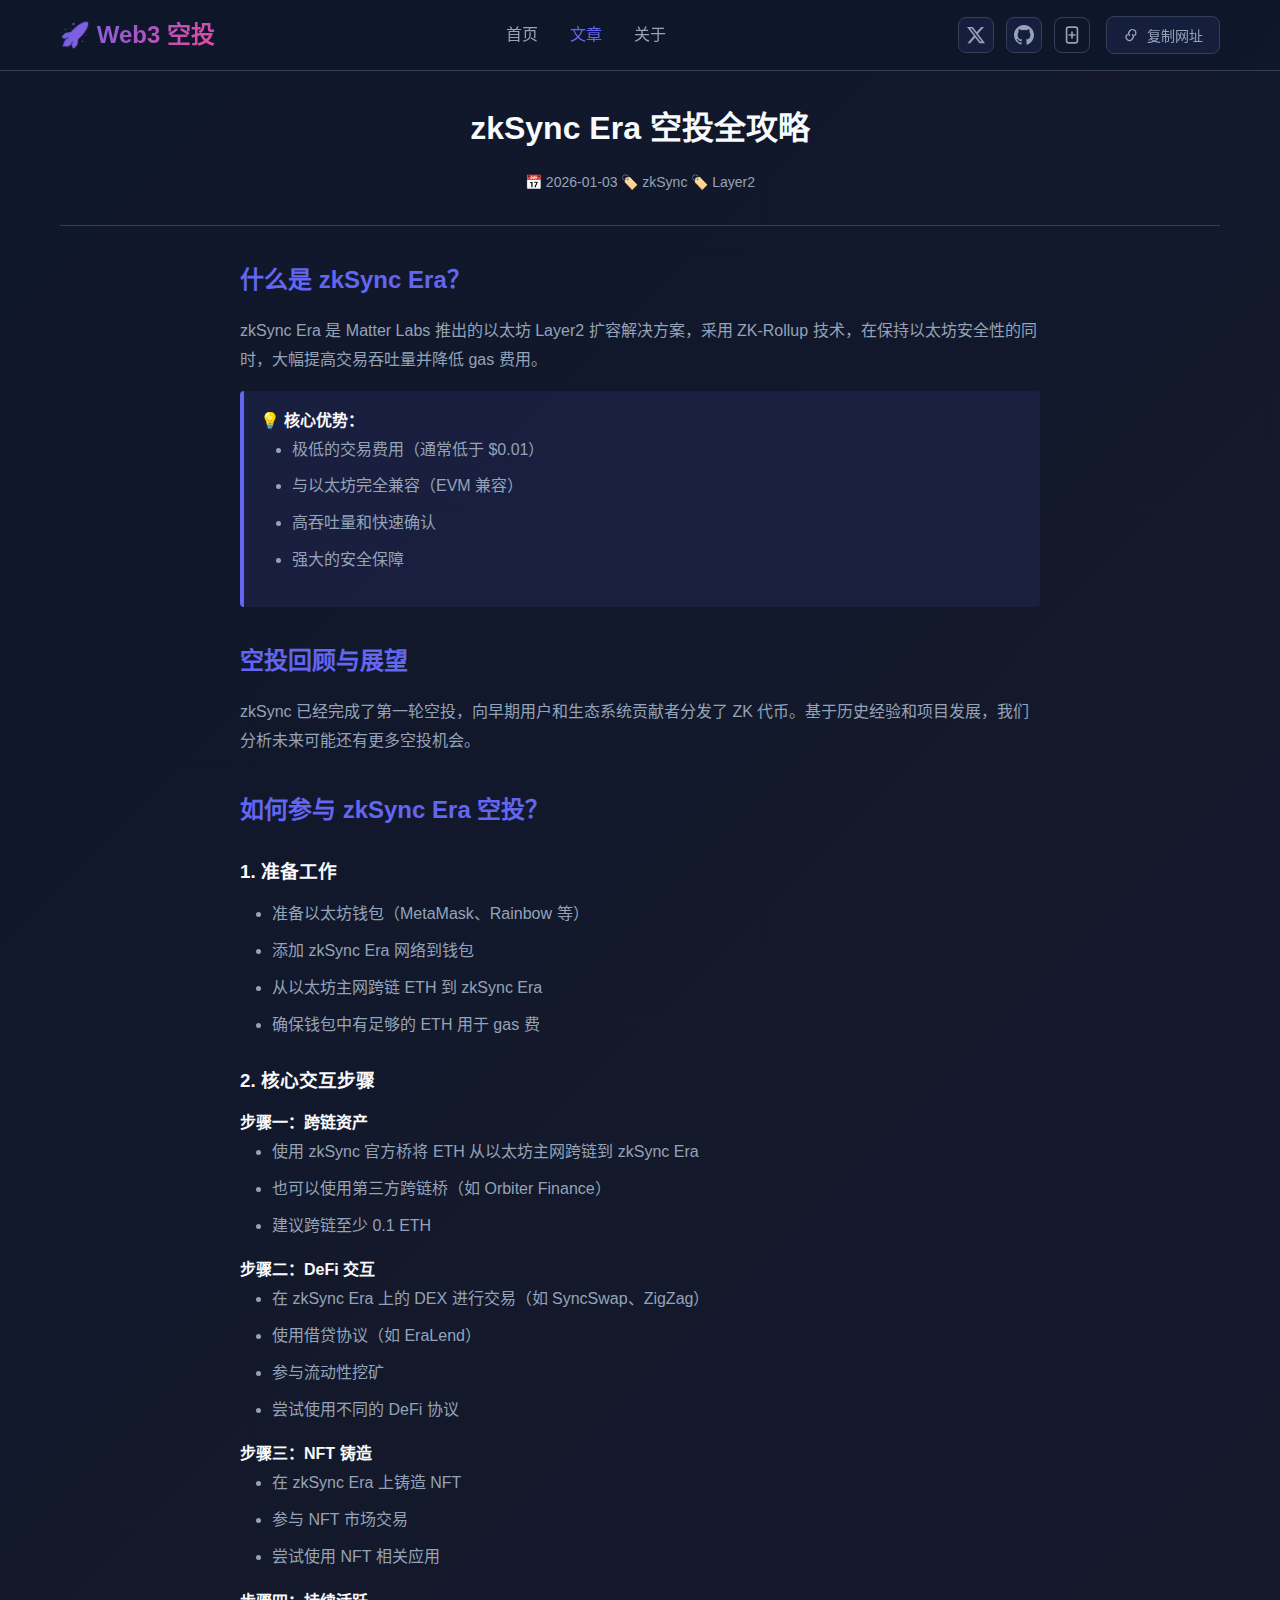
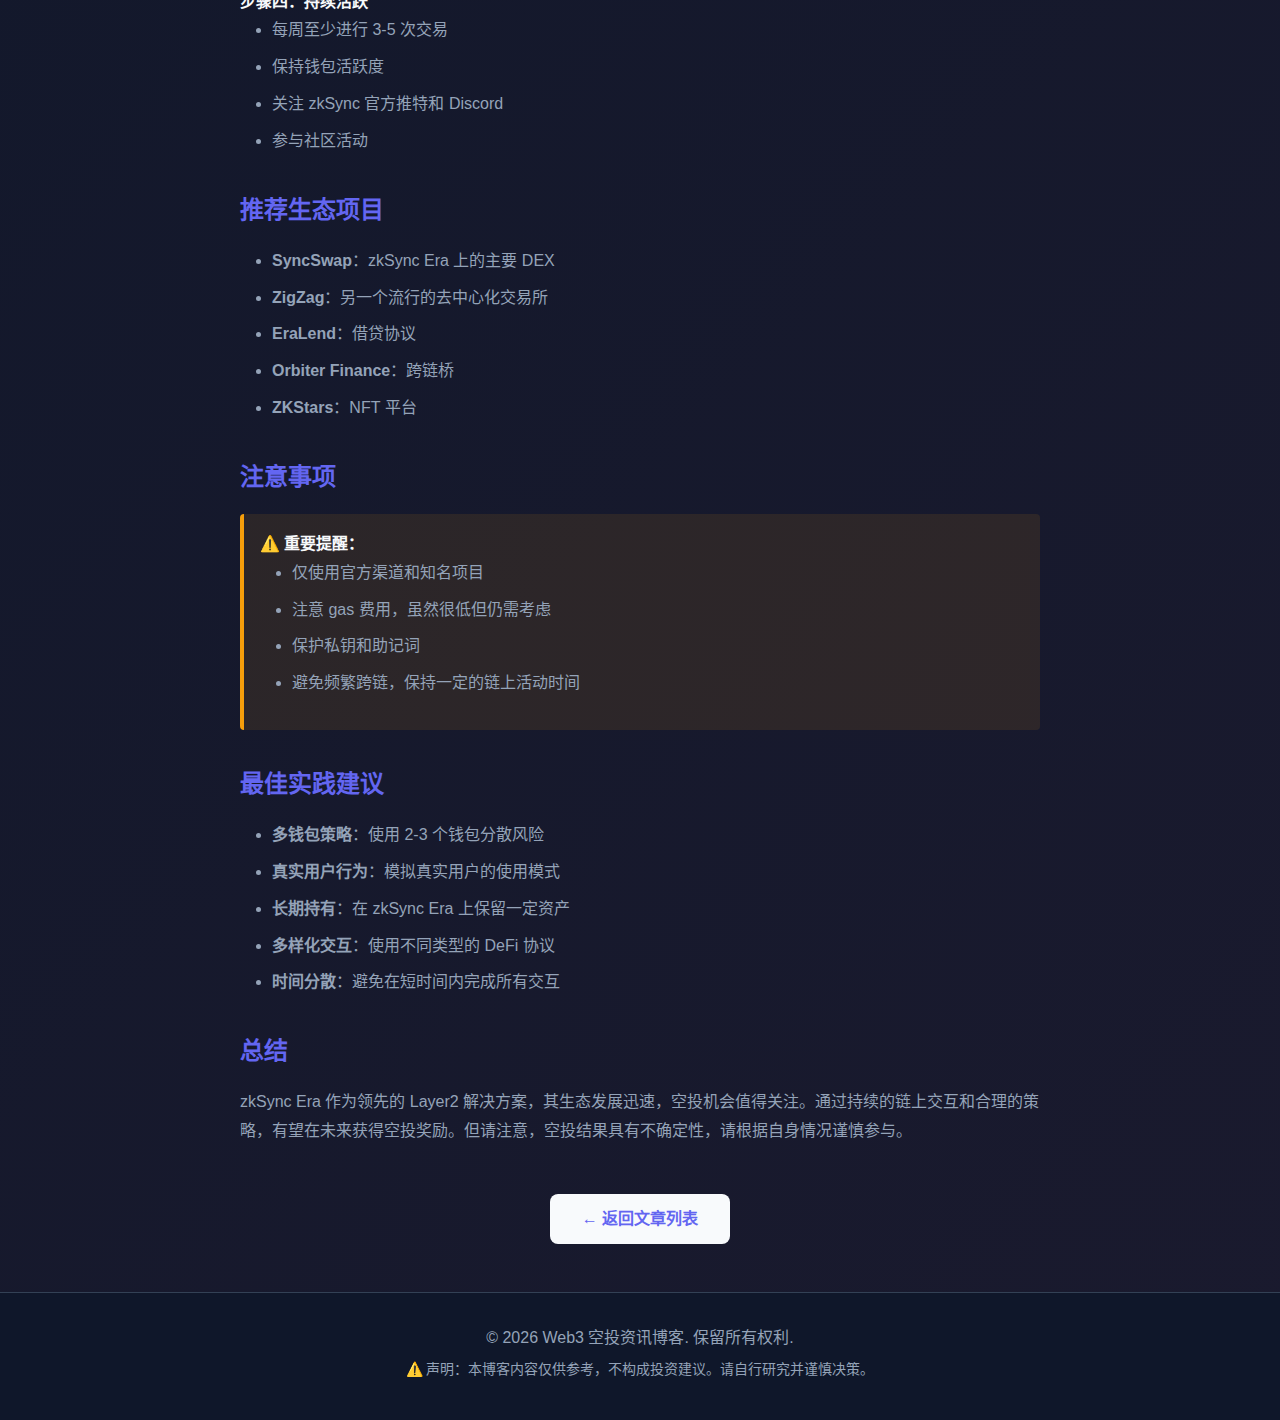
<file: article-zksync.html>
<!DOCTYPE html>
<html lang="zh-CN">
<head>
    <meta charset="UTF-8">
    <meta name="viewport" content="width=device-width, initial-scale=1.0">
    <meta name="description" content="zkSync Era 空投全攻略 - 详细介绍如何参与 zkSync Era 空投">
    <title>zkSync Era 空投全攻略 - Web3 空投</title>
    <link rel="stylesheet" href="styles.css">
    <style>
        .article-content {
            max-width: 800px;
            margin: 0 auto;
            line-height: 1.8;
        }
        
        .article-content h2 {
            margin-top: 2rem;
            margin-bottom: 1rem;
            color: var(--primary-color);
        }
        
        .article-content h3 {
            margin-top: 1.5rem;
            margin-bottom: 0.75rem;
            color: var(--text-primary);
        }
        
        .article-content p {
            margin-bottom: 1rem;
            color: var(--text-secondary);
        }
        
        .article-content ul {
            margin-bottom: 1rem;
            padding-left: 2rem;
            color: var(--text-secondary);
        }
        
        .article-content li {
            margin-bottom: 0.5rem;
        }
        
        .article-content code {
            background: rgba(99, 102, 241, 0.1);
            color: var(--primary-color);
            padding: 0.2rem 0.4rem;
            border-radius: 4px;
            font-family: 'Courier New', monospace;
        }
        
        .article-content .warning-box {
            background: rgba(245, 158, 11, 0.1);
            border-left: 4px solid var(--warning-color);
            padding: 1rem;
            margin: 1rem 0;
            border-radius: 4px;
        }
        
        .article-content .info-box {
            background: rgba(99, 102, 241, 0.1);
            border-left: 4px solid var(--primary-color);
            padding: 1rem;
            margin: 1rem 0;
            border-radius: 4px;
        }
        
        .article-meta-header {
            text-align: center;
            padding: 2rem 0;
            border-bottom: 1px solid var(--border-color);
            margin-bottom: 2rem;
        }
        
        .article-meta-header h1 {
            font-size: 2rem;
            margin-bottom: 1rem;
        }
        
        .article-meta-header .meta {
            color: var(--text-secondary);
            font-size: 0.875rem;
        }
        
        .back-link {
            text-align: center;
            margin-top: 3rem;
        }
    </style>
</head>
<body>
    <!-- 导航栏 -->
    <nav class="navbar">
        <div class="container">
            <div class="nav-brand">
                <h1>🚀 Web3 空投</h1>
            </div>
            <ul class="nav-menu">
                <li><a href="index.html">首页</a></li>
                <li><a href="articles.html" class="active">文章</a></li>
                <li><a href="about.html">关于</a></li>
            </ul>
            <div class="social-bar">
                <div class="social-actions">
                    <a href="https://x.com/wuyingzhidao" target="_blank" class="social-link" title="关注 X">
                        <svg width="20" height="20" viewBox="0 0 24 24" aria-hidden="true" xmlns="http://www.w3.org/2000/svg">
                            <path d="M18.244 2.25h3.308l-7.227 8.26 8.502 11.24H16.17l-5.214-6.817L4.99 21.75H1.68l7.73-8.835L1.254 2.25H8.08l4.713 6.231zM17.083 19.77h1.833L7.084 4.126H5.117z" fill="currentColor"/>
                        </svg>
                    </a>
                    <a href="https://github.com/wuyingzhishang/wuyingzhishang.github.io" target="_blank" class="social-link" title="GitHub 仓库">
                        <svg width="20" height="20" viewBox="0 0 24 24" aria-hidden="true" xmlns="http://www.w3.org/2000/svg">
                            <path d="M12 0C5.37 0 0 5.37 0 12c0 5.3 3.44 9.8 8.21 11.39.6.11.82-.26.82-.58v-2.02c-3.34.73-4.03-1.41-4.03-1.41-.55-1.39-1.33-1.76-1.33-1.76-1.09-.75.08-.73.08-.73 1.2.08 1.84 1.24 1.84 1.24 1.07 1.83 2.81 1.3 3.49 1 .11-.78.42-1.3.76-1.6-2.66-.31-5.47-1.33-5.47-5.93 0-1.31.47-2.38 1.24-3.22-.12-.31-.54-1.53.12-3.18 0 0 1.01-.32 3.3 1.23.96-.27 1.98-.4 3-.41 1.02.01 2.05.14 3.01.41 2.29-1.55 3.3-1.23 3.3-1.23.65 1.65.24 2.87.12 3.18.77.84 1.23 1.91 1.23 3.22 0 4.61-2.81 5.62-5.49 5.92.43.37.82 1.1.82 2.22v3.29c0 .32.22.69.83.58C20.57 21.8 24 17.3 24 12 24 5.37 18.63 0 12 0z" fill="currentColor"/>
                        </svg>
                    </a>
                    <button id="addToHomeBtn" class="social-link add-to-home-btn" title="添加到主屏幕">
                        <svg width="20" height="20" viewBox="0 0 24 24" aria-hidden="true" xmlns="http://www.w3.org/2000/svg">
                            <path d="M8 1.5h8A3.5 3.5 0 0 1 19.5 5v14A3.5 3.5 0 0 1 16 22.5H8A3.5 3.5 0 0 1 4.5 19V5A3.5 3.5 0 0 1 8 1.5zm0 2A1.5 1.5 0 0 0 6.5 5v14A1.5 1.5 0 0 0 8 20.5h8A1.5 1.5 0 0 0 17.5 19V5A1.5 1.5 0 0 0 16 3.5H8z" fill="currentColor"/>
                            <path d="M12 7.5c.55 0 1 .45 1 1v2.5h2.5a1 1 0 1 1 0 2H13v2.5a1 1 0 1 1-2 0V13H8.5a1 1 0 1 1 0-2H11V8.5c0-.55.45-1 1-1z" fill="currentColor"/>
                        </svg>
                    </button>
                </div>
                <div class="share-center">
                    <button id="shareSiteBtn" class="share-btn" type="button" title="复制网址分享">
                        <svg width="16" height="16" viewBox="0 0 24 24" aria-hidden="true" xmlns="http://www.w3.org/2000/svg">
                            <path d="M10 13a5 5 0 0 1 0-7l.7-.7a5 5 0 0 1 7.1 7.1l-.7.7" fill="none" stroke="currentColor" stroke-width="2"/>
                            <path d="M14 11a5 5 0 0 1 0 7l-.7.7a5 5 0 0 1-7.1-7.1l.7-.7" fill="none" stroke="currentColor" stroke-width="2"/>
                        </svg>
                        复制网址
                    </button>
                </div>
            </div>
        </div>
    </nav>

    <!-- 文章内容 -->
    <article class="article-page">
        <div class="container">
            <div class="article-meta-header">
                <h1>zkSync Era 空投全攻略</h1>
                <div class="meta">
                    <span>📅 2026-01-03</span>
                    <span>🏷️ zkSync</span>
                    <span>🏷️ Layer2</span>
                </div>
            </div>
            
            <div class="article-content">
                <h2>什么是 zkSync Era？</h2>
                <p>zkSync Era 是 Matter Labs 推出的以太坊 Layer2 扩容解决方案，采用 ZK-Rollup 技术，在保持以太坊安全性的同时，大幅提高交易吞吐量并降低 gas 费用。</p>
                
                <div class="info-box">
                    <strong>💡 核心优势：</strong>
                    <ul>
                        <li>极低的交易费用（通常低于 $0.01）</li>
                        <li>与以太坊完全兼容（EVM 兼容）</li>
                        <li>高吞吐量和快速确认</li>
                        <li>强大的安全保障</li>
                    </ul>
                </div>
                
                <h2>空投回顾与展望</h2>
                <p>zkSync 已经完成了第一轮空投，向早期用户和生态系统贡献者分发了 ZK 代币。基于历史经验和项目发展，我们分析未来可能还有更多空投机会。</p>
                
                <h2>如何参与 zkSync Era 空投？</h2>
                <h3>1. 准备工作</h3>
                <ul>
                    <li>准备以太坊钱包（MetaMask、Rainbow 等）</li>
                    <li>添加 zkSync Era 网络到钱包</li>
                    <li>从以太坊主网跨链 ETH 到 zkSync Era</li>
                    <li>确保钱包中有足够的 ETH 用于 gas 费</li>
                </ul>
                
                <h3>2. 核心交互步骤</h3>
                
                <h4>步骤一：跨链资产</h4>
                <ul>
                    <li>使用 zkSync 官方桥将 ETH 从以太坊主网跨链到 zkSync Era</li>
                    <li>也可以使用第三方跨链桥（如 Orbiter Finance）</li>
                    <li>建议跨链至少 0.1 ETH</li>
                </ul>
                
                <h4>步骤二：DeFi 交互</h4>
                <ul>
                    <li>在 zkSync Era 上的 DEX 进行交易（如 SyncSwap、ZigZag）</li>
                    <li>使用借贷协议（如 EraLend）</li>
                    <li>参与流动性挖矿</li>
                    <li>尝试使用不同的 DeFi 协议</li>
                </ul>
                
                <h4>步骤三：NFT 铸造</h4>
                <ul>
                    <li>在 zkSync Era 上铸造 NFT</li>
                    <li>参与 NFT 市场交易</li>
                    <li>尝试使用 NFT 相关应用</li>
                </ul>
                
                <h4>步骤四：持续活跃</h4>
                <ul>
                    <li>每周至少进行 3-5 次交易</li>
                    <li>保持钱包活跃度</li>
                    <li>关注 zkSync 官方推特和 Discord</li>
                    <li>参与社区活动</li>
                </ul>
                
                <h2>推荐生态项目</h2>
                <ul>
                    <li><strong>SyncSwap</strong>：zkSync Era 上的主要 DEX</li>
                    <li><strong>ZigZag</strong>：另一个流行的去中心化交易所</li>
                    <li><strong>EraLend</strong>：借贷协议</li>
                    <li><strong>Orbiter Finance</strong>：跨链桥</li>
                    <li><strong>ZKStars</strong>：NFT 平台</li>
                </ul>
                
                <h2>注意事项</h2>
                <div class="warning-box">
                    <strong>⚠️ 重要提醒：</strong>
                    <ul>
                        <li>仅使用官方渠道和知名项目</li>
                        <li>注意 gas 费用，虽然很低但仍需考虑</li>
                        <li>保护私钥和助记词</li>
                        <li>避免频繁跨链，保持一定的链上活动时间</li>
                    </ul>
                </div>
                
                <h2>最佳实践建议</h2>
                <ul>
                    <li><strong>多钱包策略</strong>：使用 2-3 个钱包分散风险</li>
                    <li><strong>真实用户行为</strong>：模拟真实用户的使用模式</li>
                    <li><strong>长期持有</strong>：在 zkSync Era 上保留一定资产</li>
                    <li><strong>多样化交互</strong>：使用不同类型的 DeFi 协议</li>
                    <li><strong>时间分散</strong>：避免在短时间内完成所有交互</li>
                </ul>
                
                <h2>总结</h2>
                <p>zkSync Era 作为领先的 Layer2 解决方案，其生态发展迅速，空投机会值得关注。通过持续的链上交互和合理的策略，有望在未来获得空投奖励。但请注意，空投结果具有不确定性，请根据自身情况谨慎参与。</p>
            </div>
            
            <div class="back-link">
                <a href="articles.html" class="btn btn-primary">← 返回文章列表</a>
            </div>
        </div>
    </article>

    <!-- 页脚 -->
    <footer class="footer">
        <div class="container">
            <p>&copy; 2026 Web3 空投资讯博客. 保留所有权利.</p>
            <p class="footer-note">⚠️ 声明：本博客内容仅供参考，不构成投资建议。请自行研究并谨慎决策。</p>
        </div>
    </footer>

    <script src="script.js"></script>
</body>
</html>
</file>
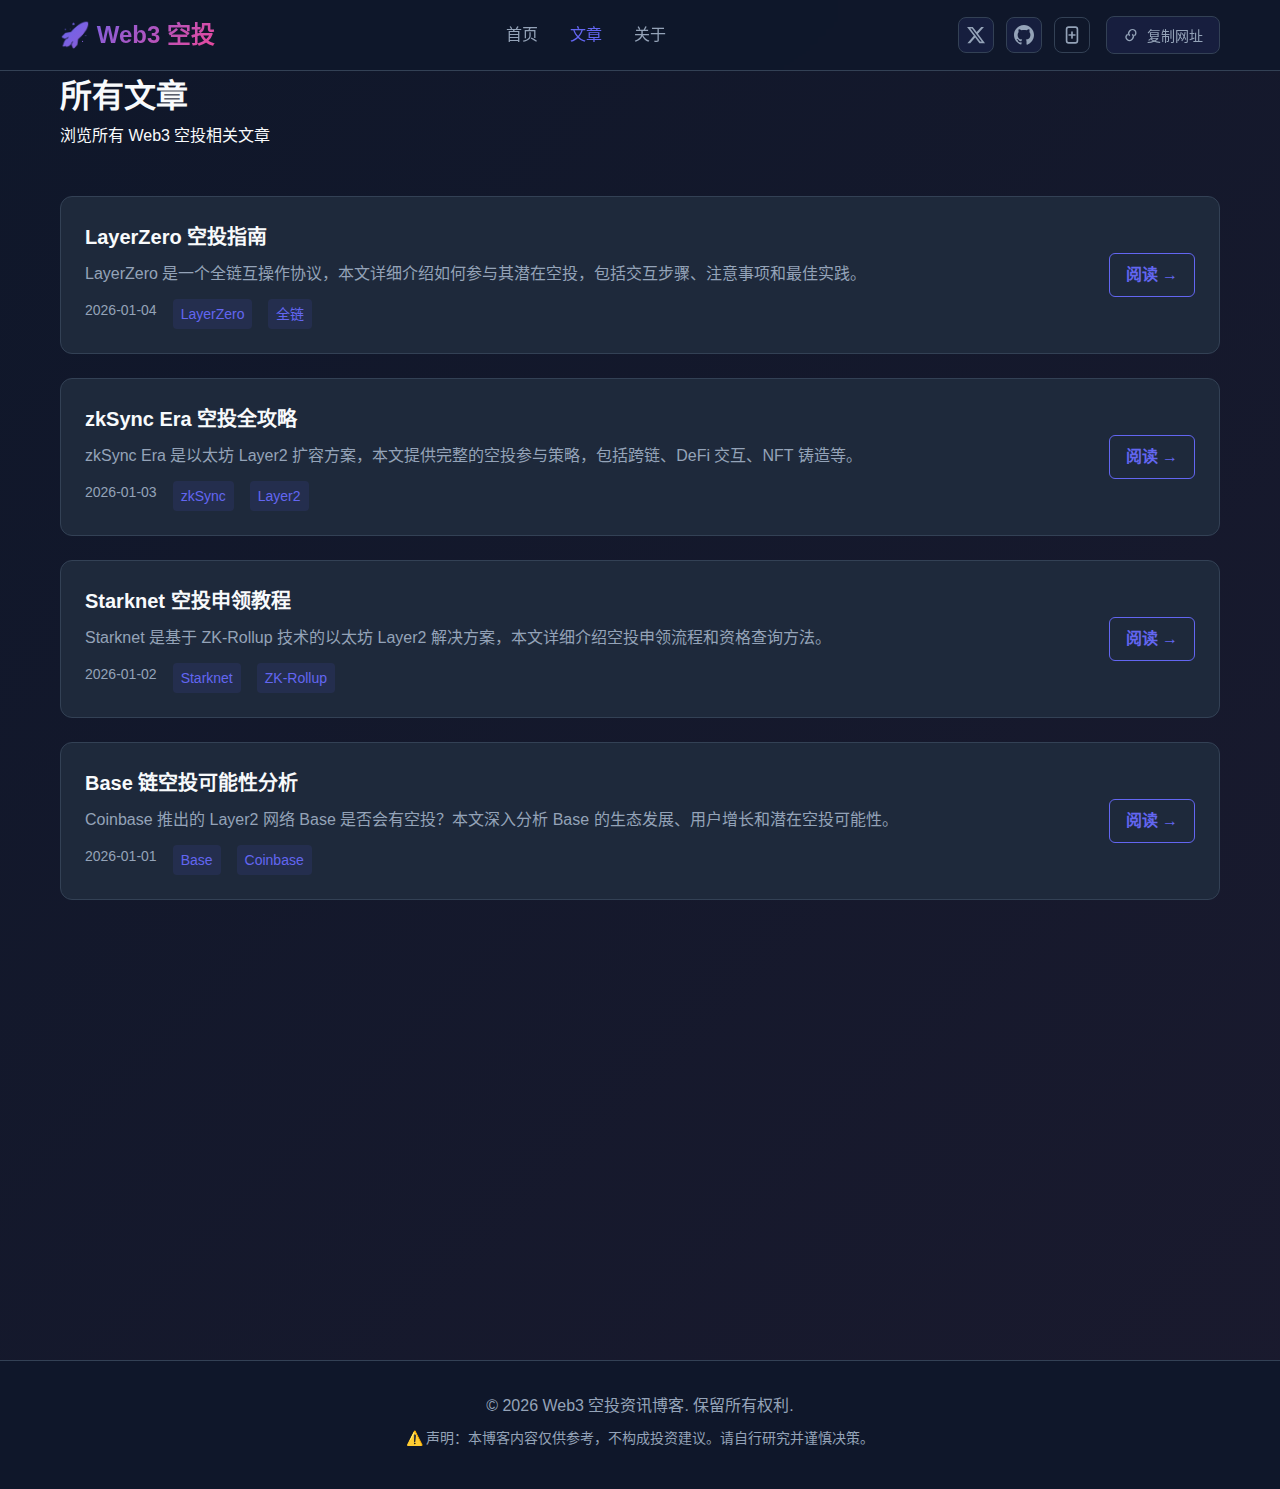
<file: articles.html>
<!DOCTYPE html>
<html lang="zh-CN">
<head>
    <meta charset="UTF-8">
    <meta name="viewport" content="width=device-width, initial-scale=1.0">
    <meta name="description" content="Web3 空投资讯博客 - 所有文章">
    <title>所有文章 - Web3 空投</title>
    <link rel="stylesheet" href="styles.css">
</head>
<body>
    <!-- 导航栏 -->
    <nav class="navbar">
        <div class="container">
            <div class="nav-brand">
                <h1>🚀 Web3 空投</h1>
            </div>
            <ul class="nav-menu">
                <li><a href="index.html">首页</a></li>
                <li><a href="articles.html" class="active">文章</a></li>
                <li><a href="about.html">关于</a></li>
            </ul>
            <div class="social-bar">
                <div class="social-actions">
                    <a href="https://x.com/wuyingzhidao" target="_blank" class="social-link" title="关注 X">
                        <svg width="20" height="20" viewBox="0 0 24 24" aria-hidden="true" xmlns="http://www.w3.org/2000/svg">
                            <path d="M18.244 2.25h3.308l-7.227 8.26 8.502 11.24H16.17l-5.214-6.817L4.99 21.75H1.68l7.73-8.835L1.254 2.25H8.08l4.713 6.231zM17.083 19.77h1.833L7.084 4.126H5.117z" fill="currentColor"/>
                        </svg>
                    </a>
                    <a href="https://github.com/wuyingzhishang/wuyingzhishang.github.io" target="_blank" class="social-link" title="GitHub 仓库">
                        <svg width="20" height="20" viewBox="0 0 24 24" aria-hidden="true" xmlns="http://www.w3.org/2000/svg">
                            <path d="M12 0C5.37 0 0 5.37 0 12c0 5.3 3.44 9.8 8.21 11.39.6.11.82-.26.82-.58v-2.02c-3.34.73-4.03-1.41-4.03-1.41-.55-1.39-1.33-1.76-1.33-1.76-1.09-.75.08-.73.08-.73 1.2.08 1.84 1.24 1.84 1.24 1.07 1.83 2.81 1.3 3.49 1 .11-.78.42-1.3.76-1.6-2.66-.31-5.47-1.33-5.47-5.93 0-1.31.47-2.38 1.24-3.22-.12-.31-.54-1.53.12-3.18 0 0 1.01-.32 3.3 1.23.96-.27 1.98-.4 3-.41 1.02.01 2.05.14 3.01.41 2.29-1.55 3.3-1.23 3.3-1.23.65 1.65.24 2.87.12 3.18.77.84 1.23 1.91 1.23 3.22 0 4.61-2.81 5.62-5.49 5.92.43.37.82 1.1.82 2.22v3.29c0 .32.22.69.83.58C20.57 21.8 24 17.3 24 12 24 5.37 18.63 0 12 0z" fill="currentColor"/>
                        </svg>
                    </a>
                    <button id="addToHomeBtn" class="social-link add-to-home-btn" title="添加到主屏幕">
                        <svg width="20" height="20" viewBox="0 0 24 24" aria-hidden="true" xmlns="http://www.w3.org/2000/svg">
                            <path d="M8 1.5h8A3.5 3.5 0 0 1 19.5 5v14A3.5 3.5 0 0 1 16 22.5H8A3.5 3.5 0 0 1 4.5 19V5A3.5 3.5 0 0 1 8 1.5zm0 2A1.5 1.5 0 0 0 6.5 5v14A1.5 1.5 0 0 0 8 20.5h8A1.5 1.5 0 0 0 17.5 19V5A1.5 1.5 0 0 0 16 3.5H8z" fill="currentColor"/>
                            <path d="M12 7.5c.55 0 1 .45 1 1v2.5h2.5a1 1 0 1 1 0 2H13v2.5a1 1 0 1 1-2 0V13H8.5a1 1 0 1 1 0-2H11V8.5c0-.55.45-1 1-1z" fill="currentColor"/>
                        </svg>
                    </button>
                </div>
                <div class="share-center">
                    <button id="shareSiteBtn" class="share-btn" type="button" title="复制网址分享">
                        <svg width="16" height="16" viewBox="0 0 24 24" aria-hidden="true" xmlns="http://www.w3.org/2000/svg">
                            <path d="M10 13a5 5 0 0 1 0-7l.7-.7a5 5 0 0 1 7.1 7.1l-.7.7" fill="none" stroke="currentColor" stroke-width="2"/>
                            <path d="M14 11a5 5 0 0 1 0 7l-.7.7a5 5 0 0 1-7.1-7.1l.7-.7" fill="none" stroke="currentColor" stroke-width="2"/>
                        </svg>
                        复制网址
                    </button>
                </div>
            </div>
        </div>
    </nav>

    <!-- 页面标题 -->
    <header class="page-header">
        <div class="container">
            <h1>所有文章</h1>
            <p>浏览所有 Web3 空投相关文章</p>
        </div>
    </header>

    <!-- 文章列表 -->
    <section class="articles-section">
        <div class="container">
            <div class="article-list">
                <article class="article-item">
                    <div class="article-item-content">
                        <h3 class="article-item-title">LayerZero 空投指南</h3>
                        <p class="article-item-excerpt">LayerZero 是一个全链互操作协议，本文详细介绍如何参与其潜在空投，包括交互步骤、注意事项和最佳实践。</p>
                        <div class="article-item-meta">
                            <span class="article-date">2026-01-04</span>
                            <span class="article-tag">LayerZero</span>
                            <span class="article-tag">全链</span>
                        </div>
                    </div>
                    <a href="article-layerzero.html" class="article-item-link">阅读 →</a>
                </article>

                <article class="article-item">
                    <div class="article-item-content">
                        <h3 class="article-item-title">zkSync Era 空投全攻略</h3>
                        <p class="article-item-excerpt">zkSync Era 是以太坊 Layer2 扩容方案，本文提供完整的空投参与策略，包括跨链、DeFi 交互、NFT 铸造等。</p>
                        <div class="article-item-meta">
                            <span class="article-date">2026-01-03</span>
                            <span class="article-tag">zkSync</span>
                            <span class="article-tag">Layer2</span>
                        </div>
                    </div>
                    <a href="article-zksync.html" class="article-item-link">阅读 →</a>
                </article>

                <article class="article-item">
                    <div class="article-item-content">
                        <h3 class="article-item-title">Starknet 空投申领教程</h3>
                        <p class="article-item-excerpt">Starknet 是基于 ZK-Rollup 技术的以太坊 Layer2 解决方案，本文详细介绍空投申领流程和资格查询方法。</p>
                        <div class="article-item-meta">
                            <span class="article-date">2026-01-02</span>
                            <span class="article-tag">Starknet</span>
                            <span class="article-tag">ZK-Rollup</span>
                        </div>
                    </div>
                    <a href="article-starknet.html" class="article-item-link">阅读 →</a>
                </article>

                <article class="article-item">
                    <div class="article-item-content">
                        <h3 class="article-item-title">Base 链空投可能性分析</h3>
                        <p class="article-item-excerpt">Coinbase 推出的 Layer2 网络 Base 是否会有空投？本文深入分析 Base 的生态发展、用户增长和潜在空投可能性。</p>
                        <div class="article-item-meta">
                            <span class="article-date">2026-01-01</span>
                            <span class="article-tag">Base</span>
                            <span class="article-tag">Coinbase</span>
                        </div>
                    </div>
                    <a href="article-base.html" class="article-item-link">阅读 →</a>
                </article>

                <article class="article-item">
                    <div class="article-item-content">
                        <h3 class="article-item-title">Arbitrum 生态空投项目汇总</h3>
                        <p class="article-item-excerpt">Arbitrum 生态中有哪些项目值得关注？本文整理了多个潜在空投机会，包括 DeFi、NFT、跨链桥等项目。</p>
                        <div class="article-item-meta">
                            <span class="article-date">2025-12-31</span>
                            <span class="article-tag">Arbitrum</span>
                            <span class="article-tag">生态</span>
                        </div>
                    </div>
                    <a href="article-arbitrum.html" class="article-item-link">阅读 →</a>
                </article>

                <article class="article-item">
                    <div class="article-item-content">
                        <h3 class="article-item-title">Optimism 空投回顾与展望</h3>
                        <p class="article-item-excerpt">回顾 Optimism 历史空投，分析空投规则和用户行为，展望未来可能的空投机会和参与策略。</p>
                        <div class="article-item-meta">
                            <span class="article-date">2025-12-30</span>
                            <span class="article-tag">Optimism</span>
                            <span class="article-tag">回顾</span>
                        </div>
                    </div>
                    <a href="article-optimism.html" class="article-item-link">阅读 →</a>
                </article>
            </div>
        </div>
    </section>

    <!-- 页脚 -->
    <footer class="footer">
        <div class="container">
            <p>&copy; 2026 Web3 空投资讯博客. 保留所有权利.</p>
            <p class="footer-note">⚠️ 声明：本博客内容仅供参考，不构成投资建议。请自行研究并谨慎决策。</p>
        </div>
    </footer>

    <script src="script.js"></script>
</body>
</html>
</file>
<file: styles.css>
/* 全局样式 */
* {
    margin: 0;
    padding: 0;
    box-sizing: border-box;
}

:root {
    --primary-color: #6366f1;
    --secondary-color: #8b5cf6;
    --accent-color: #ec4899;
    --dark-bg: #0f172a;
    --light-bg: #1e293b;
    --text-primary: #f8fafc;
    --text-secondary: #94a3b8;
    --border-color: #334155;
    --success-color: #10b981;
    --warning-color: #f59e0b;
}

body {
    font-family: -apple-system, BlinkMacSystemFont, 'Segoe UI', Roboto, 'Helvetica Neue', Arial, sans-serif;
    background: linear-gradient(135deg, var(--dark-bg) 0%, #1a1a2e 100%);
    color: var(--text-primary);
    line-height: 1.6;
    min-height: 100vh;
}

.container {
    max-width: 1200px;
    margin: 0 auto;
    padding: 0 20px;
}

/* 导航栏 */
.navbar {
    background: rgba(15, 23, 42, 0.95);
    backdrop-filter: blur(10px);
    border-bottom: 1px solid var(--border-color);
    position: sticky;
    top: 0;
    z-index: 1000;
    padding: 1rem 0;
}

.navbar .container {
    display: flex;
    justify-content: space-between;
    align-items: center;
    gap: 2rem;
}

.nav-brand h1 {
    font-size: 1.5rem;
    background: linear-gradient(135deg, var(--primary-color), var(--accent-color));
    -webkit-background-clip: text;
    -webkit-text-fill-color: transparent;
    background-clip: text;
}

.nav-menu {
    display: flex;
    list-style: none;
    gap: 2rem;
}

.nav-menu a {
    color: var(--text-secondary);
    text-decoration: none;
    transition: color 0.3s;
    font-weight: 500;
}

.nav-menu a:hover,
.nav-menu a.active {
    color: var(--primary-color);
}

/* 社交栏 */
.social-bar {
    display: flex;
    align-items: center;
    gap: 1rem;
}

.social-actions {
    display: flex;
    align-items: center;
    gap: 0.75rem;
}

.social-link {
    display: flex;
    align-items: center;
    justify-content: center;
    width: 36px;
    height: 36px;
    border-radius: 8px;
    color: var(--text-secondary);
    background: rgba(99, 102, 241, 0.1);
    border: 1px solid var(--border-color);
    transition: all 0.3s;
    cursor: pointer;
    text-decoration: none;
}

.social-link:hover {
    color: var(--primary-color);
    background: rgba(99, 102, 241, 0.2);
    border-color: var(--primary-color);
    transform: translateY(-2px);
}

.social-link svg {
    flex-shrink: 0;
}

.add-to-home-btn {
    background: transparent;
    border: 1px solid var(--border-color);
}

.add-to-home-btn:hover {
    background: rgba(99, 102, 241, 0.1);
}

.share-center {
    display: flex;
    align-items: center;
}

.share-btn {
    display: flex;
    align-items: center;
    gap: 0.5rem;
    padding: 0.5rem 1rem;
    background: rgba(99, 102, 241, 0.1);
    border: 1px solid var(--border-color);
    border-radius: 8px;
    color: var(--text-secondary);
    font-size: 0.875rem;
    font-weight: 500;
    cursor: pointer;
    transition: all 0.3s;
}

.share-btn:hover {
    color: var(--primary-color);
    background: rgba(99, 102, 241, 0.2);
    border-color: var(--primary-color);
}

.share-btn:active {
    transform: scale(0.95);
}

.share-btn svg {
    flex-shrink: 0;
}

/* 头部横幅 */
.hero {
    background: linear-gradient(135deg, var(--primary-color) 0%, var(--secondary-color) 100%);
    padding: 4rem 0;
    text-align: center;
}

.hero-title {
    font-size: 2.5rem;
    margin-bottom: 1rem;
    font-weight: 700;
}

.hero-subtitle {
    font-size: 1.2rem;
    margin-bottom: 2rem;
    opacity: 0.9;
}

.btn {
    display: inline-block;
    padding: 0.75rem 2rem;
    border-radius: 8px;
    text-decoration: none;
    font-weight: 600;
    transition: all 0.3s;
    border: none;
    cursor: pointer;
}

.btn-primary {
    background: var(--text-primary);
    color: var(--primary-color);
}

.btn-primary:hover {
    transform: translateY(-2px);
    box-shadow: 0 4px 12px rgba(255, 255, 255, 0.3);
}

/* 章节样式 */
section {
    padding: 3rem 0;
}

.section-title {
    font-size: 2rem;
    margin-bottom: 2rem;
    text-align: center;
}

/* 文章卡片网格 */
.article-grid {
    display: grid;
    grid-template-columns: repeat(auto-fit, minmax(300px, 1fr));
    gap: 2rem;
}

.article-card {
    background: var(--light-bg);
    border: 1px solid var(--border-color);
    border-radius: 12px;
    padding: 1.5rem;
    transition: all 0.3s;
    position: relative;
    overflow: hidden;
}

.article-card:hover {
    transform: translateY(-4px);
    border-color: var(--primary-color);
    box-shadow: 0 8px 24px rgba(99, 102, 241, 0.2);
}

.article-badge {
    position: absolute;
    top: 1rem;
    right: 1rem;
    background: linear-gradient(135deg, var(--primary-color), var(--accent-color));
    color: white;
    padding: 0.25rem 0.75rem;
    border-radius: 20px;
    font-size: 0.75rem;
    font-weight: 600;
}

.article-title {
    font-size: 1.25rem;
    margin-bottom: 0.75rem;
    color: var(--text-primary);
}

.article-excerpt {
    color: var(--text-secondary);
    margin-bottom: 1rem;
    line-height: 1.6;
}

.article-meta {
    display: flex;
    gap: 1rem;
    margin-bottom: 1rem;
    font-size: 0.875rem;
}

.article-date {
    color: var(--text-secondary);
}

.article-tag {
    background: rgba(99, 102, 241, 0.1);
    color: var(--primary-color);
    padding: 0.25rem 0.5rem;
    border-radius: 4px;
}

.article-link {
    color: var(--primary-color);
    text-decoration: none;
    font-weight: 600;
    transition: color 0.3s;
}

.article-link:hover {
    color: var(--accent-color);
}

/* 文章列表 */
.article-list {
    display: flex;
    flex-direction: column;
    gap: 1.5rem;
}

.article-item {
    background: var(--light-bg);
    border: 1px solid var(--border-color);
    border-radius: 12px;
    padding: 1.5rem;
    display: flex;
    justify-content: space-between;
    align-items: center;
    transition: all 0.3s;
}

.article-item:hover {
    border-color: var(--primary-color);
    background: rgba(30, 41, 59, 0.8);
}

.article-item-content {
    flex: 1;
}

.article-item-title {
    font-size: 1.25rem;
    margin-bottom: 0.5rem;
    color: var(--text-primary);
}

.article-item-excerpt {
    color: var(--text-secondary);
    margin-bottom: 0.75rem;
}

.article-item-meta {
    display: flex;
    gap: 1rem;
    font-size: 0.875rem;
}

.article-item-link {
    color: var(--primary-color);
    text-decoration: none;
    font-weight: 600;
    padding: 0.5rem 1rem;
    border: 1px solid var(--primary-color);
    border-radius: 6px;
    transition: all 0.3s;
    white-space: nowrap;
    margin-left: 1rem;
}

.article-item-link:hover {
    background: var(--primary-color);
    color: white;
}

/* 页脚 */
.footer {
    background: var(--dark-bg);
    border-top: 1px solid var(--border-color);
    padding: 2rem 0;
    text-align: center;
    margin-top: 3rem;
}

.footer p {
    color: var(--text-secondary);
    margin-bottom: 0.5rem;
}

.footer-note {
    font-size: 0.875rem;
    color: var(--warning-color);
}

/* 响应式设计 */
@media (max-width: 768px) {
    .navbar .container {
        flex-direction: column;
        gap: 1rem;
    }

    .nav-menu {
        gap: 1rem;
        flex-wrap: wrap;
        justify-content: center;
    }

    .hero-title {
        font-size: 1.75rem;
    }

    .hero-subtitle {
        font-size: 1rem;
    }

    .article-grid {
        grid-template-columns: 1fr;
    }

    .article-item {
        flex-direction: column;
        align-items: flex-start;
    }

    .article-item-link {
        margin-left: 0;
        margin-top: 1rem;
        width: 100%;
        text-align: center;
    }
}
</file>
